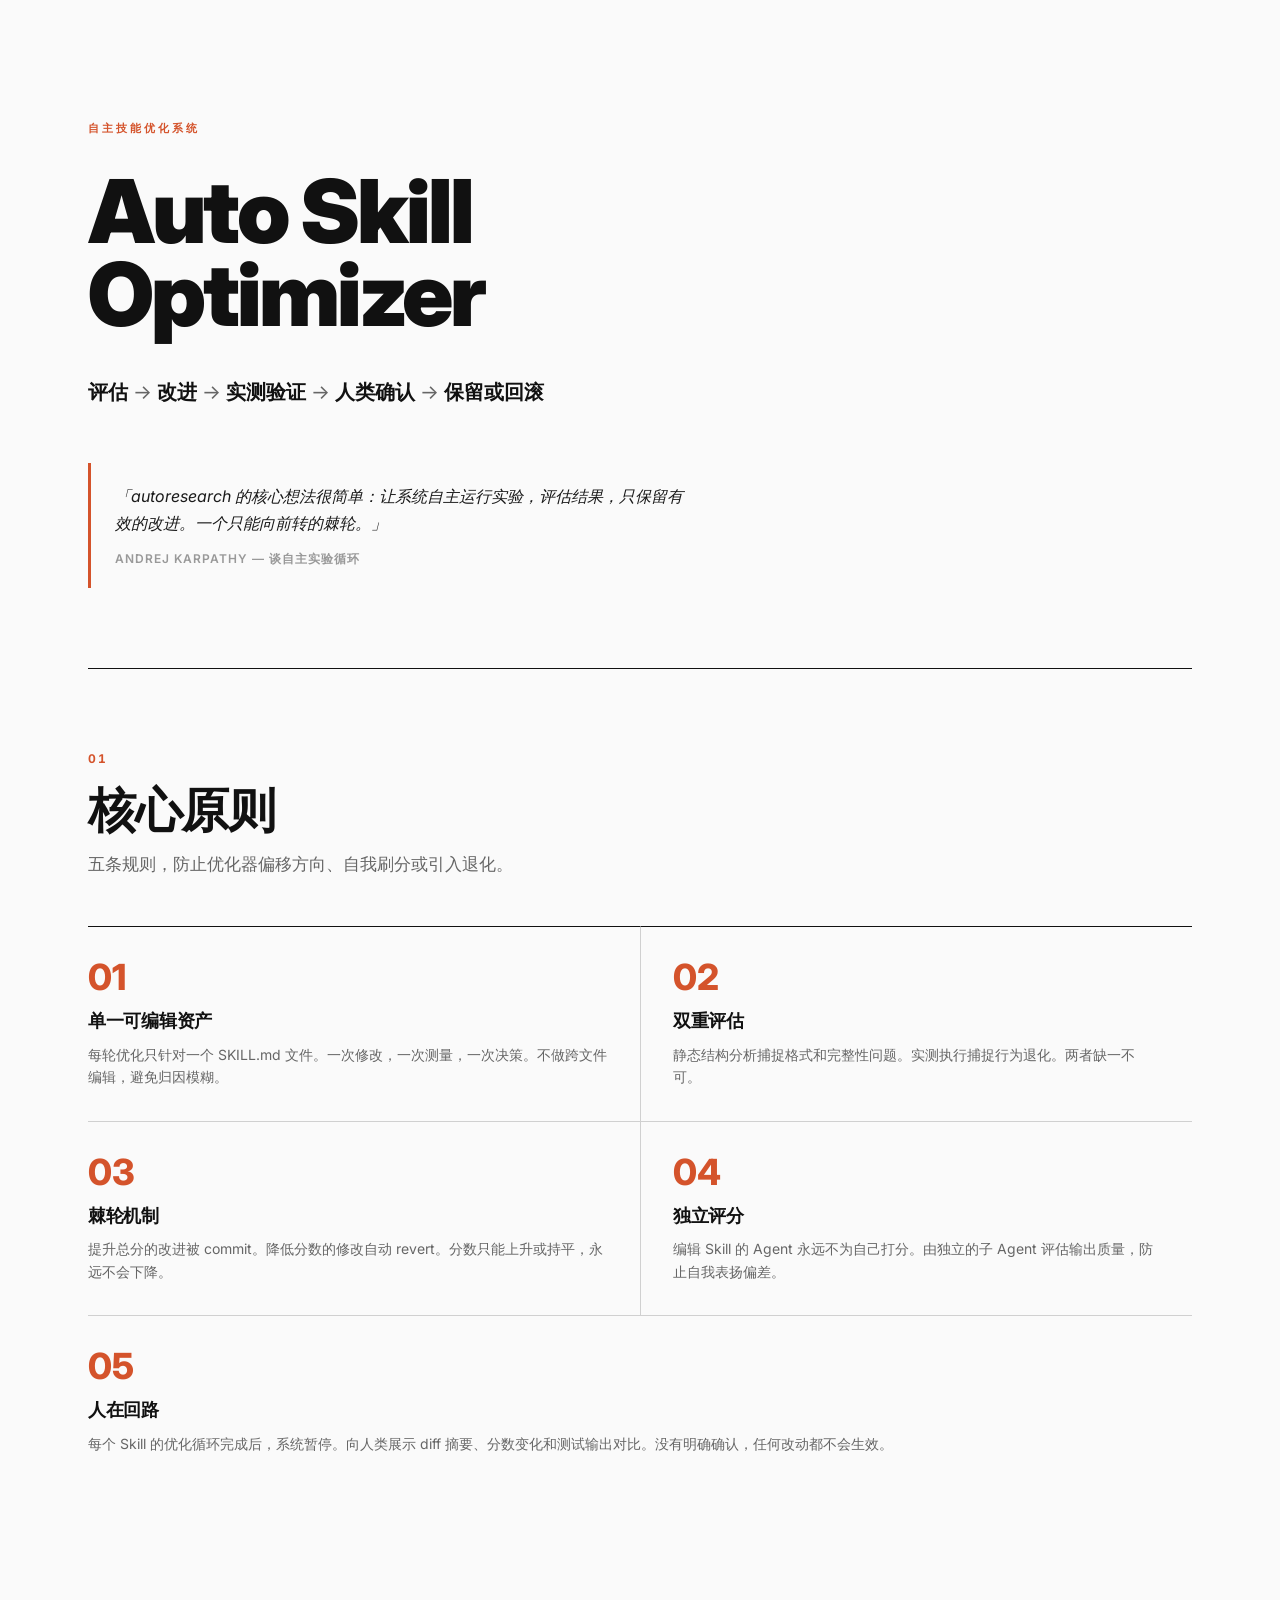
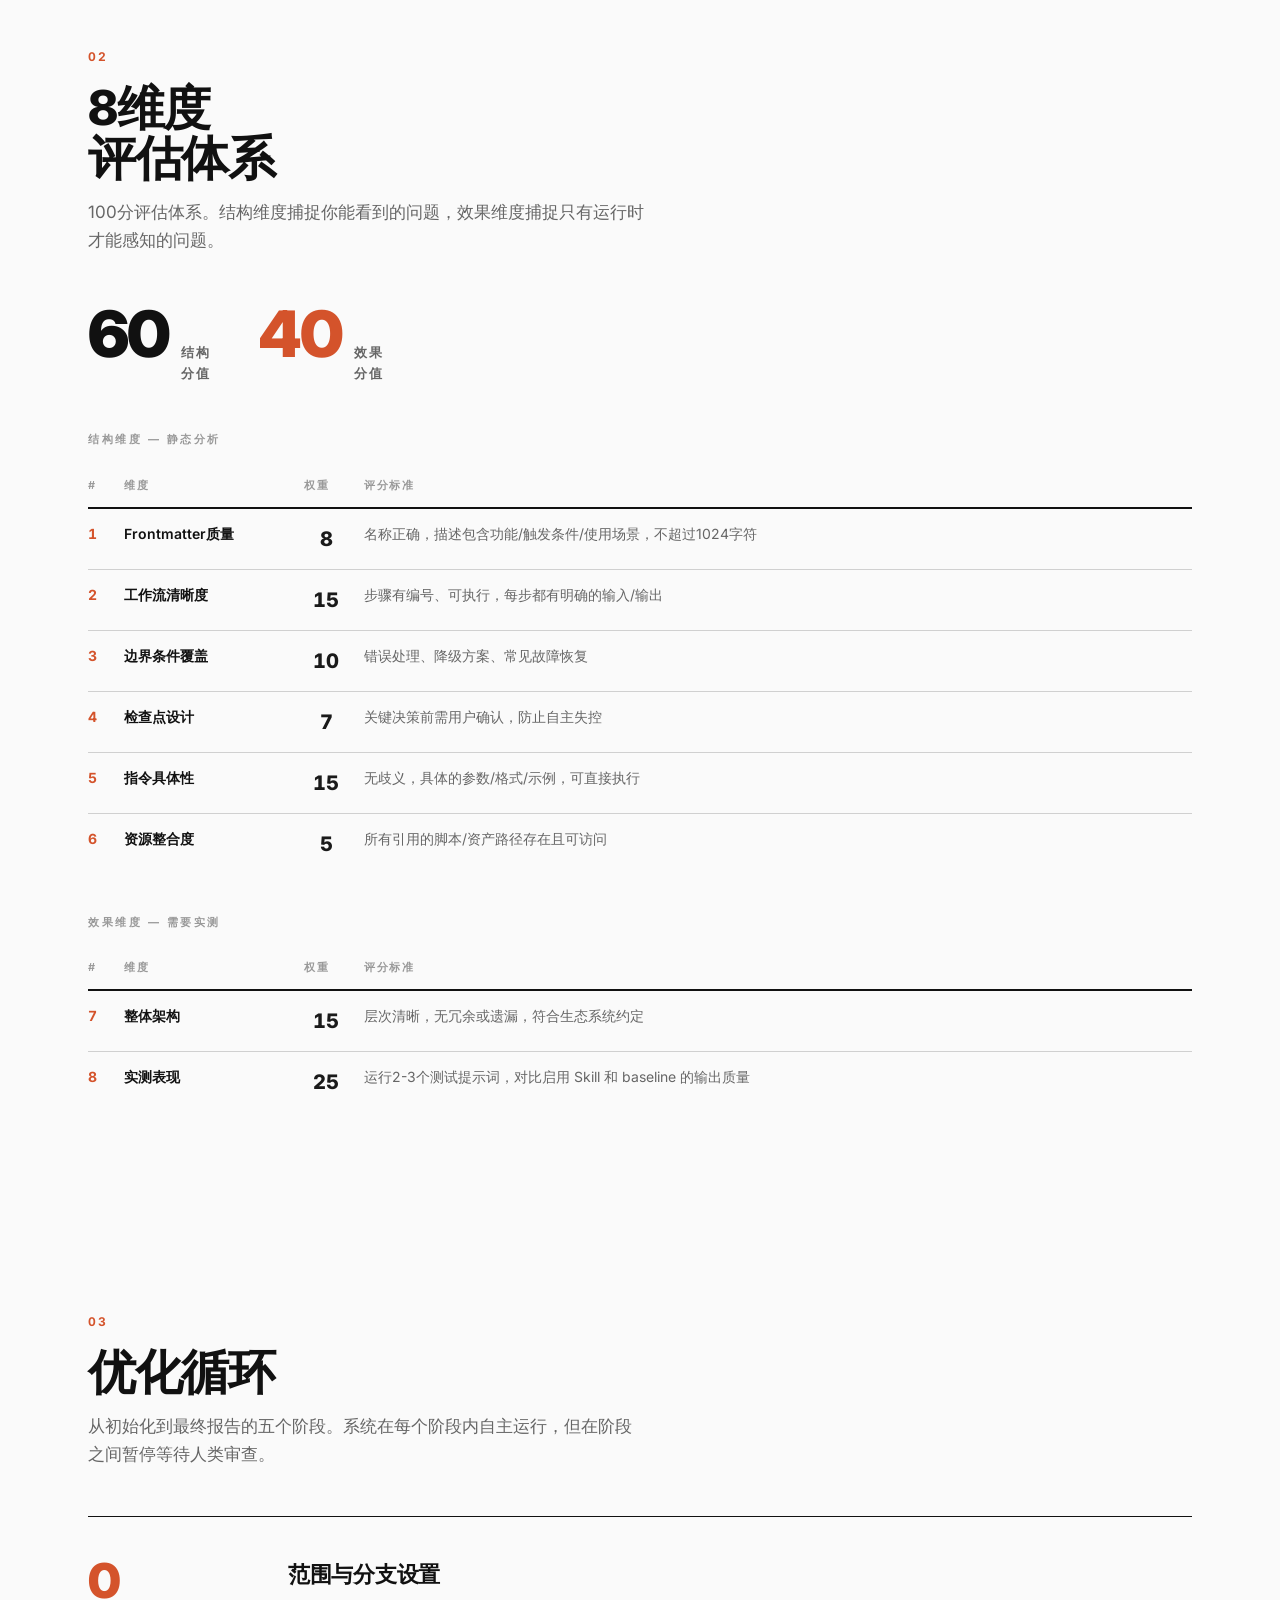
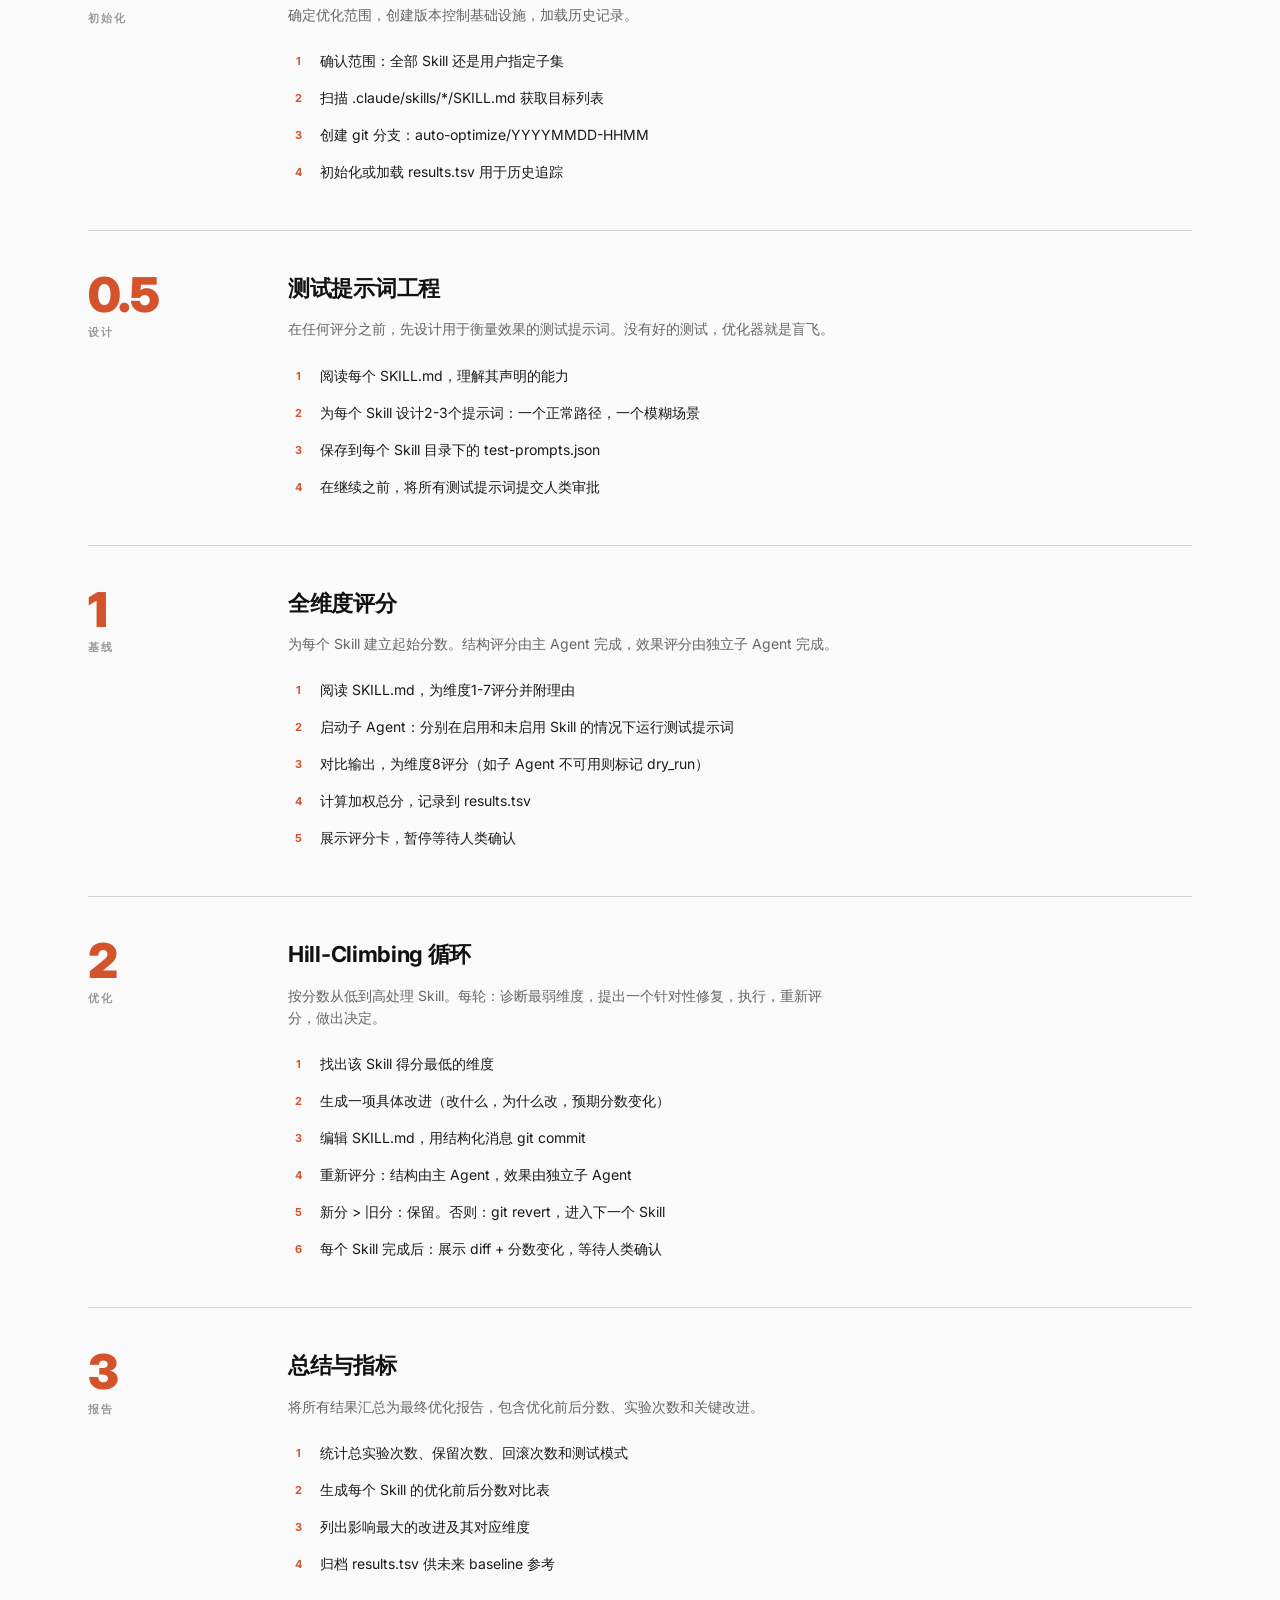
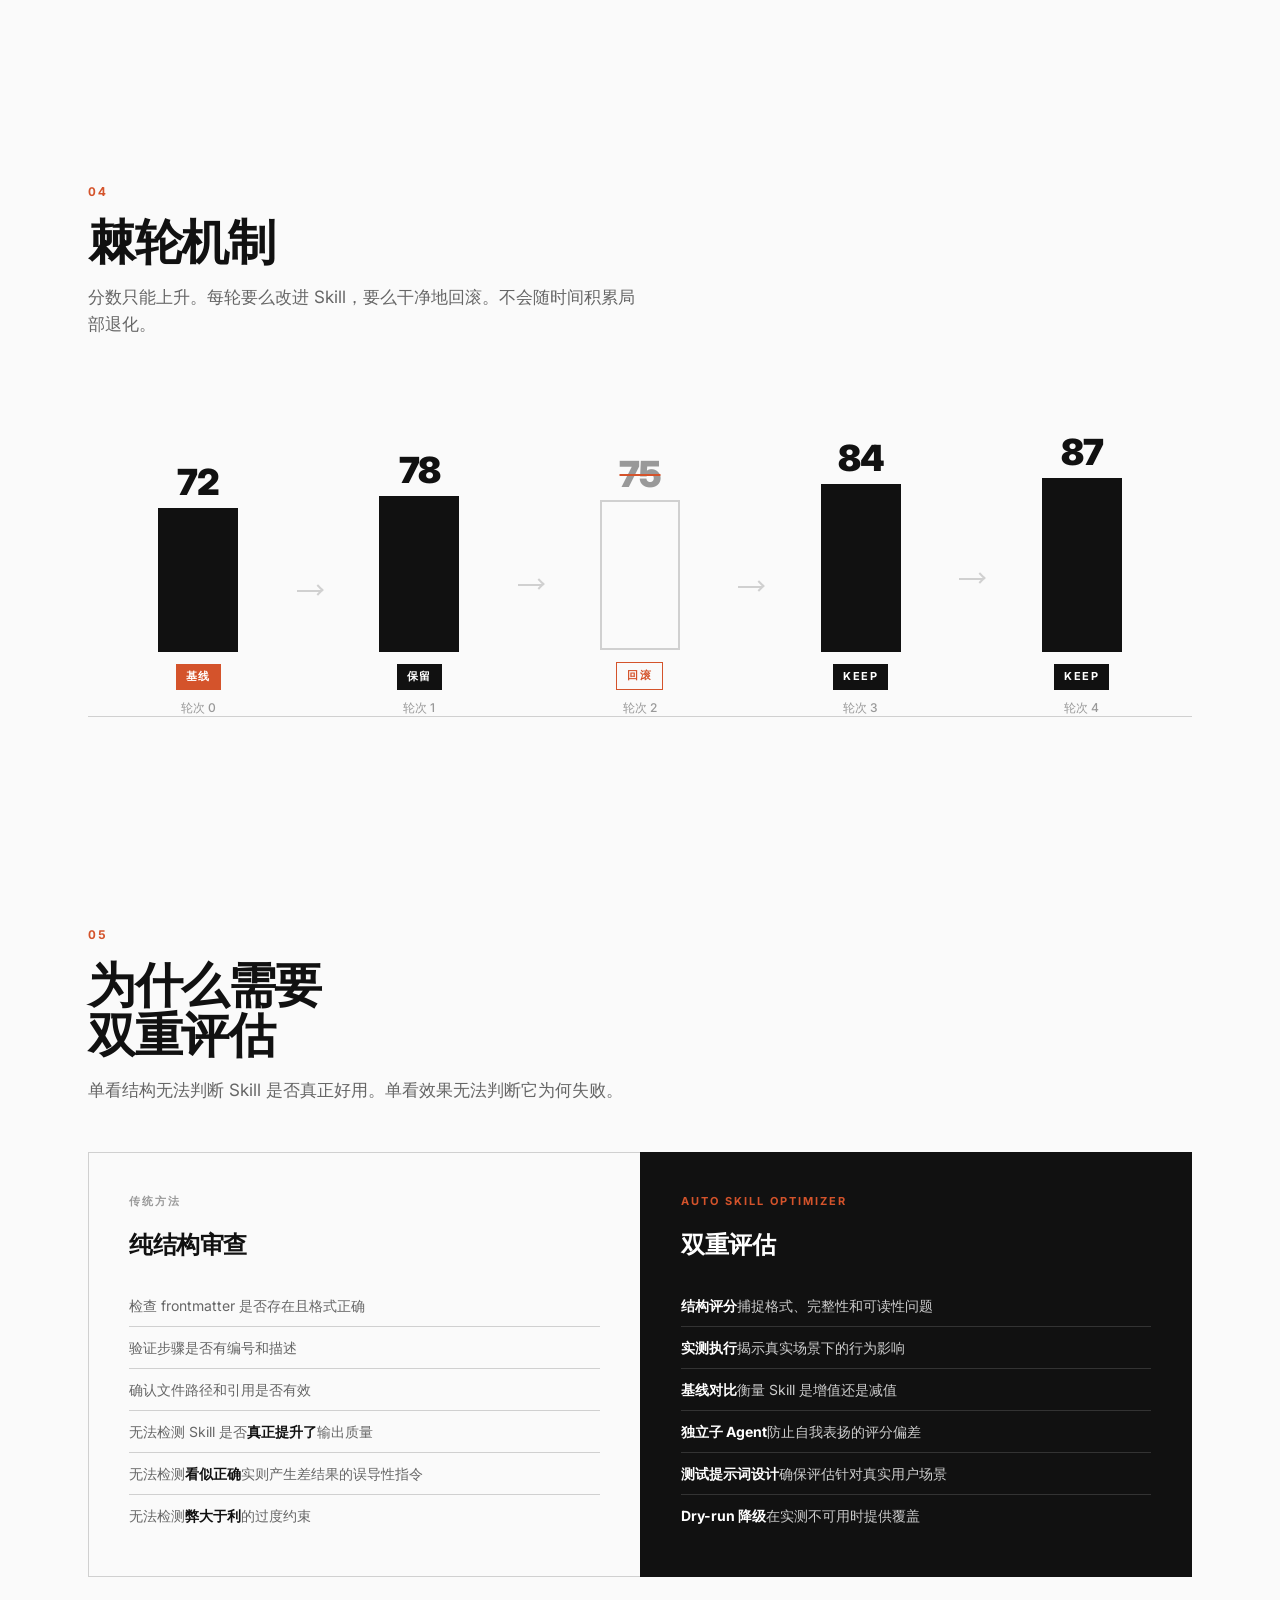
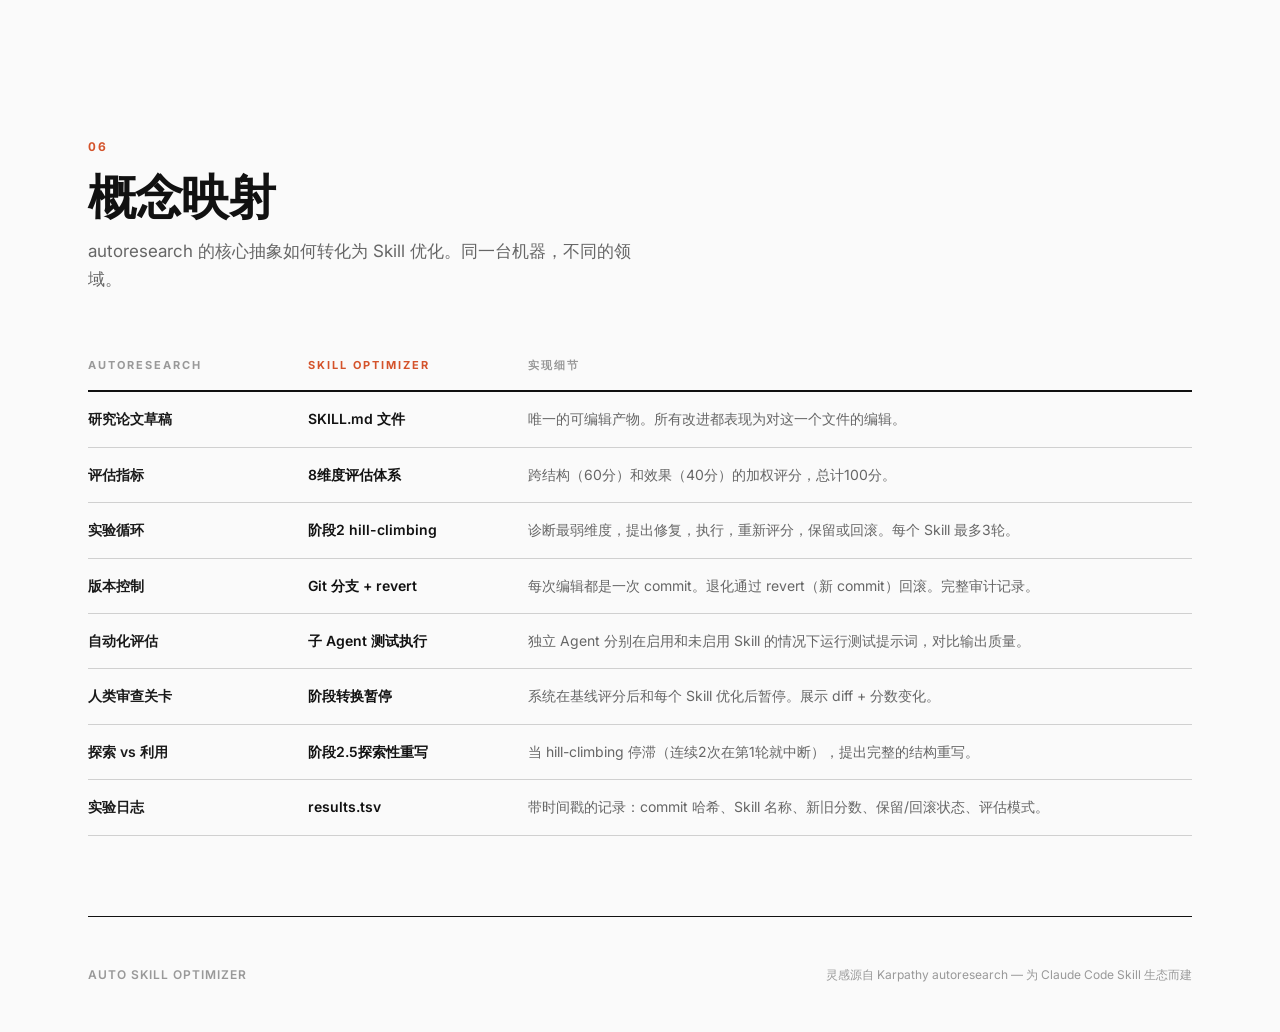
<file: darwin-skill/docs/index.html>
<!DOCTYPE html>
<html lang="zh-CN">
<head>
<meta charset="UTF-8">
<meta name="viewport" content="width=device-width, initial-scale=1.0">
<title>自主技能优化系统</title>
<link href="https://fonts.googleapis.com/css2?family=Inter:wght@300;400;500;600;700;800;900&display=swap" rel="stylesheet">
<style>
  :root {
    --accent: #D4532B;
    --black: #111111;
    --dark: #1a1a1a;
    --mid: #666666;
    --light: #999999;
    --border: #d0d0d0;
    --bg: #fafafa;
    --white: #ffffff;
    --col: calc((100% - 11 * 24px) / 12);
  }

  * { margin: 0; padding: 0; box-sizing: border-box; }

  body {
    font-family: 'Inter', -apple-system, sans-serif;
    background: var(--bg);
    color: var(--black);
    font-size: 15px;
    line-height: 1.6;
    -webkit-font-smoothing: antialiased;
  }

  .container {
    max-width: 1200px;
    margin: 0 auto;
    padding: 0 48px;
  }

  /* ═══════ HERO ═══════ */
  .hero {
    padding: 120px 0 80px;
    border-bottom: 1px solid var(--black);
  }

  .hero-label {
    font-size: 11px;
    font-weight: 600;
    letter-spacing: 3px;
    text-transform: uppercase;
    color: var(--accent);
    margin-bottom: 32px;
  }

  .hero h1 {
    font-size: 88px;
    font-weight: 900;
    line-height: 0.95;
    letter-spacing: -3px;
    margin-bottom: 40px;
    max-width: 900px;
  }

  .hero-subtitle {
    font-size: 20px;
    font-weight: 400;
    color: var(--mid);
    line-height: 1.5;
    max-width: 640px;
    margin-bottom: 56px;
  }

  .hero-subtitle strong {
    color: var(--black);
    font-weight: 600;
  }

  .hero-quote {
    border-left: 3px solid var(--accent);
    padding: 20px 0 20px 24px;
    max-width: 600px;
  }

  .hero-quote p {
    font-size: 16px;
    font-weight: 400;
    font-style: italic;
    color: var(--dark);
    line-height: 1.7;
  }

  .hero-quote cite {
    display: block;
    margin-top: 12px;
    font-size: 12px;
    font-weight: 600;
    letter-spacing: 1px;
    text-transform: uppercase;
    font-style: normal;
    color: var(--light);
  }

  /* ═══════ SECTION HEADERS ═══════ */
  .section {
    padding: 80px 0;
    border-bottom: 1px solid var(--border);
  }

  .section:last-child {
    border-bottom: none;
  }

  .section-num {
    font-size: 12px;
    font-weight: 700;
    letter-spacing: 2px;
    color: var(--accent);
    margin-bottom: 16px;
    font-variant-numeric: tabular-nums;
  }

  .section-title {
    font-size: 48px;
    font-weight: 800;
    line-height: 1.05;
    letter-spacing: -1.5px;
    margin-bottom: 16px;
  }

  .section-lead {
    font-size: 17px;
    color: var(--mid);
    max-width: 560px;
    line-height: 1.6;
    margin-bottom: 48px;
  }

  /* ═══════ PRINCIPLES ═══════ */
  .principles-grid {
    display: grid;
    grid-template-columns: 1fr 1fr;
    gap: 0;
  }

  .principle {
    padding: 32px 32px 32px 0;
    border-top: 1px solid var(--border);
  }

  .principle:nth-child(even) {
    padding-left: 32px;
    border-left: 1px solid var(--border);
  }

  .principle:nth-child(1),
  .principle:nth-child(2) {
    border-top: 1px solid var(--black);
  }

  .principle-num {
    font-size: 36px;
    font-weight: 800;
    color: var(--accent);
    margin-bottom: 12px;
    line-height: 1;
  }

  .principle h3 {
    font-size: 18px;
    font-weight: 700;
    margin-bottom: 8px;
    letter-spacing: -0.3px;
  }

  .principle p {
    font-size: 14px;
    color: var(--mid);
    line-height: 1.6;
  }

  .principle--full {
    grid-column: 1 / -1;
    padding-left: 0;
    border-left: none;
  }

  /* ═══════ RUBRIC ═══════ */
  .rubric-header {
    display: flex;
    gap: 48px;
    margin-bottom: 48px;
  }

  .rubric-stat {
    display: flex;
    align-items: baseline;
    gap: 12px;
  }

  .rubric-stat-num {
    font-size: 64px;
    font-weight: 900;
    line-height: 1;
    letter-spacing: -2px;
  }

  .rubric-stat-num--accent {
    color: var(--accent);
  }

  .rubric-stat-label {
    font-size: 13px;
    font-weight: 600;
    text-transform: uppercase;
    letter-spacing: 1.5px;
    color: var(--mid);
  }

  .rubric-table {
    width: 100%;
    border-collapse: collapse;
    margin-bottom: 40px;
  }

  .rubric-table caption {
    text-align: left;
    font-size: 11px;
    font-weight: 700;
    letter-spacing: 2.5px;
    text-transform: uppercase;
    color: var(--light);
    padding-bottom: 16px;
  }

  .rubric-table th {
    text-align: left;
    font-size: 11px;
    font-weight: 600;
    letter-spacing: 1.5px;
    text-transform: uppercase;
    color: var(--light);
    padding: 12px 16px 12px 0;
    border-bottom: 2px solid var(--black);
  }

  .rubric-table td {
    padding: 14px 16px 14px 0;
    border-bottom: 1px solid var(--border);
    font-size: 14px;
    vertical-align: top;
  }

  .rubric-table tr:last-child td {
    border-bottom: none;
  }

  .rubric-table .dim-num {
    font-weight: 700;
    color: var(--accent);
    font-variant-numeric: tabular-nums;
    width: 36px;
  }

  .rubric-table .dim-name {
    font-weight: 600;
    white-space: nowrap;
  }

  .rubric-table .dim-weight {
    font-weight: 800;
    font-size: 20px;
    font-variant-numeric: tabular-nums;
    text-align: center;
    width: 60px;
    color: var(--dark);
  }

  .rubric-table .dim-desc {
    color: var(--mid);
    line-height: 1.5;
  }

  /* ═══════ PHASES ═══════ */
  .phases {
    display: flex;
    flex-direction: column;
    gap: 0;
  }

  .phase {
    display: grid;
    grid-template-columns: 160px 1fr;
    gap: 40px;
    padding: 40px 0;
    border-top: 1px solid var(--border);
  }

  .phase:first-child {
    border-top: 1px solid var(--black);
  }

  .phase-id {
    font-size: 48px;
    font-weight: 900;
    color: var(--accent);
    line-height: 1;
    letter-spacing: -1px;
  }

  .phase-id span {
    display: block;
    font-size: 11px;
    font-weight: 600;
    letter-spacing: 2px;
    text-transform: uppercase;
    color: var(--light);
    margin-top: 8px;
  }

  .phase-body h3 {
    font-size: 22px;
    font-weight: 700;
    margin-bottom: 12px;
    letter-spacing: -0.3px;
  }

  .phase-body p {
    font-size: 14px;
    color: var(--mid);
    line-height: 1.6;
    margin-bottom: 16px;
    max-width: 560px;
  }

  .phase-steps {
    list-style: none;
    counter-reset: step;
  }

  .phase-steps li {
    counter-increment: step;
    padding: 8px 0 8px 32px;
    position: relative;
    font-size: 14px;
    line-height: 1.5;
    color: var(--dark);
  }

  .phase-steps li::before {
    content: counter(step);
    position: absolute;
    left: 0;
    font-size: 11px;
    font-weight: 700;
    color: var(--accent);
    width: 20px;
    height: 20px;
    display: flex;
    align-items: center;
    justify-content: center;
    top: 9px;
  }

  /* ═══════ RATCHET ═══════ */
  .ratchet-viz {
    display: flex;
    align-items: flex-end;
    gap: 0;
    padding: 48px 0;
    position: relative;
  }

  .ratchet-viz::before {
    content: '';
    position: absolute;
    bottom: 48px;
    left: 0;
    right: 0;
    height: 1px;
    background: var(--border);
  }

  .ratchet-step {
    flex: 1;
    display: flex;
    flex-direction: column;
    align-items: center;
    position: relative;
  }

  .ratchet-bar {
    width: 80px;
    background: var(--black);
    position: relative;
    z-index: 1;
  }

  .ratchet-bar--revert {
    background: none;
    border: 2px solid var(--border);
  }

  .ratchet-score {
    font-size: 36px;
    font-weight: 900;
    margin-bottom: 8px;
    letter-spacing: -1px;
    line-height: 1;
  }

  .ratchet-score--revert {
    color: var(--light);
    text-decoration: line-through;
    text-decoration-color: var(--accent);
    text-decoration-thickness: 2px;
  }

  .ratchet-label {
    font-size: 11px;
    font-weight: 700;
    letter-spacing: 1.5px;
    text-transform: uppercase;
    margin-top: 12px;
    padding: 4px 10px;
  }

  .ratchet-label--keep {
    background: var(--black);
    color: var(--white);
  }

  .ratchet-label--revert {
    background: none;
    border: 1px solid var(--accent);
    color: var(--accent);
  }

  .ratchet-label--baseline {
    background: var(--accent);
    color: var(--white);
  }

  .ratchet-arrow {
    position: absolute;
    top: 50%;
    right: -12px;
    width: 24px;
    height: 2px;
    background: var(--border);
    z-index: 2;
  }

  .ratchet-arrow::after {
    content: '';
    position: absolute;
    right: -1px;
    top: -4px;
    border: solid var(--border);
    border-width: 0 2px 2px 0;
    padding: 3px;
    transform: rotate(-45deg);
  }

  .ratchet-round {
    font-size: 12px;
    color: var(--light);
    margin-top: 8px;
    font-weight: 500;
  }

  /* ═══════ COMPARISON ═══════ */
  .comparison {
    display: grid;
    grid-template-columns: 1fr 1fr;
    gap: 0;
  }

  .comparison-col {
    padding: 40px;
    border: 1px solid var(--border);
  }

  .comparison-col:first-child {
    border-right: none;
  }

  .comparison-col--highlight {
    background: var(--black);
    color: var(--white);
    border-color: var(--black);
  }

  .comparison-tag {
    font-size: 11px;
    font-weight: 700;
    letter-spacing: 2px;
    text-transform: uppercase;
    margin-bottom: 16px;
  }

  .comparison-col:first-child .comparison-tag {
    color: var(--light);
  }

  .comparison-col--highlight .comparison-tag {
    color: var(--accent);
  }

  .comparison-col h3 {
    font-size: 24px;
    font-weight: 800;
    margin-bottom: 20px;
    letter-spacing: -0.5px;
  }

  .comparison-list {
    list-style: none;
  }

  .comparison-list li {
    padding: 10px 0;
    font-size: 14px;
    line-height: 1.5;
    border-bottom: 1px solid;
  }

  .comparison-col:first-child .comparison-list li {
    border-color: var(--border);
    color: var(--mid);
  }

  .comparison-col--highlight .comparison-list li {
    border-color: #333;
    color: #ccc;
  }

  .comparison-list li:last-child {
    border-bottom: none;
  }

  .comparison-list li strong {
    color: var(--black);
  }

  .comparison-col--highlight .comparison-list li strong {
    color: var(--white);
  }

  .check-icon {
    display: inline-block;
    width: 16px;
    height: 16px;
    margin-right: 8px;
    vertical-align: middle;
    position: relative;
    top: -1px;
  }

  /* ═══════ MAPPING TABLE ═══════ */
  .mapping-table {
    width: 100%;
    border-collapse: collapse;
  }

  .mapping-table th {
    text-align: left;
    font-size: 11px;
    font-weight: 700;
    letter-spacing: 2px;
    text-transform: uppercase;
    padding: 16px 24px 16px 0;
    border-bottom: 2px solid var(--black);
  }

  .mapping-table th:first-child {
    color: var(--light);
  }

  .mapping-table th:nth-child(2) {
    color: var(--accent);
  }

  .mapping-table th:last-child {
    color: var(--light);
  }

  .mapping-table td {
    padding: 16px 24px 16px 0;
    border-bottom: 1px solid var(--border);
    font-size: 14px;
    vertical-align: top;
  }

  .mapping-table td:first-child {
    font-weight: 600;
    color: var(--dark);
    white-space: nowrap;
  }

  .mapping-table td:nth-child(2) {
    font-weight: 600;
    color: var(--black);
  }

  .mapping-table td:last-child {
    color: var(--mid);
    line-height: 1.5;
  }

  .mapping-arrow {
    display: inline-block;
    color: var(--accent);
    font-weight: 400;
    margin: 0 4px;
  }

  /* ═══════ FOOTER ═══════ */
  .footer {
    padding: 48px 0;
    border-top: 1px solid var(--black);
    display: flex;
    justify-content: space-between;
    align-items: center;
  }

  .footer-left {
    font-size: 12px;
    font-weight: 600;
    letter-spacing: 1px;
    text-transform: uppercase;
    color: var(--light);
  }

  .footer-right {
    font-size: 12px;
    color: var(--light);
  }

  /* ═══════ RESPONSIVE ═══════ */
  @media (max-width: 768px) {
    .container { padding: 0 24px; }
    .hero { padding: 64px 0 48px; }
    .hero h1 { font-size: 48px; letter-spacing: -1.5px; }
    .hero-subtitle { font-size: 17px; }
    .section { padding: 48px 0; }
    .section-title { font-size: 32px; }
    .principles-grid { grid-template-columns: 1fr; }
    .principle:nth-child(even) { padding-left: 0; border-left: none; }
    .principle:nth-child(2) { border-top: 1px solid var(--border); }
    .phase { grid-template-columns: 1fr; gap: 16px; }
    .comparison { grid-template-columns: 1fr; }
    .comparison-col:first-child { border-right: 1px solid var(--border); border-bottom: none; }
    .ratchet-viz { flex-wrap: wrap; gap: 24px; }
    .ratchet-step { flex: none; width: calc(33% - 16px); }
    .rubric-stat-num { font-size: 48px; }
    .mapping-table td:first-child { white-space: normal; }
  }
</style>
</head>
<body>

<!-- ═══════════════════════════ HERO ═══════════════════════════ -->
<div class="container">
  <section class="hero">
    <div class="hero-label">自主技能优化系统</div>
    <h1>Auto Skill<br>Optimizer</h1>
    <p class="hero-subtitle">
      <strong>评估</strong> &rarr; <strong>改进</strong> &rarr; <strong>实测验证</strong> &rarr; <strong>人类确认</strong> &rarr; <strong>保留或回滚</strong>
    </p>
    <div class="hero-quote">
      <p>「autoresearch 的核心想法很简单：让系统自主运行实验，评估结果，只保留有效的改进。一个只能向前转的棘轮。」</p>
      <cite>Andrej Karpathy &mdash; 谈自主实验循环</cite>
    </div>
  </section>
</div>

<!-- ═══════════════════════════ 01 PRINCIPLES ═══════════════════════════ -->
<div class="container">
  <section class="section">
    <div class="section-num">01</div>
    <h2 class="section-title">核心原则</h2>
    <p class="section-lead">五条规则，防止优化器偏移方向、自我刷分或引入退化。</p>

    <div class="principles-grid">
      <div class="principle">
        <div class="principle-num">01</div>
        <h3>单一可编辑资产</h3>
        <p>每轮优化只针对一个 SKILL.md 文件。一次修改，一次测量，一次决策。不做跨文件编辑，避免归因模糊。</p>
      </div>
      <div class="principle">
        <div class="principle-num">02</div>
        <h3>双重评估</h3>
        <p>静态结构分析捕捉格式和完整性问题。实测执行捕捉行为退化。两者缺一不可。</p>
      </div>
      <div class="principle">
        <div class="principle-num">03</div>
        <h3>棘轮机制</h3>
        <p>提升总分的改进被 commit。降低分数的修改自动 revert。分数只能上升或持平，永远不会下降。</p>
      </div>
      <div class="principle">
        <div class="principle-num">04</div>
        <h3>独立评分</h3>
        <p>编辑 Skill 的 Agent 永远不为自己打分。由独立的子 Agent 评估输出质量，防止自我表扬偏差。</p>
      </div>
      <div class="principle principle--full">
        <div class="principle-num">05</div>
        <h3>人在回路</h3>
        <p>每个 Skill 的优化循环完成后，系统暂停。向人类展示 diff 摘要、分数变化和测试输出对比。没有明确确认，任何改动都不会生效。</p>
      </div>
    </div>
  </section>
</div>

<!-- ═══════════════════════════ 02 RUBRIC ═══════════════════════════ -->
<div class="container">
  <section class="section">
    <div class="section-num">02</div>
    <h2 class="section-title">8维度<br>评估体系</h2>
    <p class="section-lead">100分评估体系。结构维度捕捉你能看到的问题，效果维度捕捉只有运行时才能感知的问题。</p>

    <div class="rubric-header">
      <div class="rubric-stat">
        <div class="rubric-stat-num">60</div>
        <div class="rubric-stat-label">结构<br>分值</div>
      </div>
      <div class="rubric-stat">
        <div class="rubric-stat-num rubric-stat-num--accent">40</div>
        <div class="rubric-stat-label">效果<br>分值</div>
      </div>
    </div>

    <table class="rubric-table">
      <caption>结构维度 &mdash; 静态分析</caption>
      <thead>
        <tr>
          <th style="width:36px">#</th>
          <th style="width:180px">维度</th>
          <th style="width:60px">权重</th>
          <th>评分标准</th>
        </tr>
      </thead>
      <tbody>
        <tr>
          <td class="dim-num">1</td>
          <td class="dim-name">Frontmatter质量</td>
          <td class="dim-weight">8</td>
          <td class="dim-desc">名称正确，描述包含功能/触发条件/使用场景，不超过1024字符</td>
        </tr>
        <tr>
          <td class="dim-num">2</td>
          <td class="dim-name">工作流清晰度</td>
          <td class="dim-weight">15</td>
          <td class="dim-desc">步骤有编号、可执行，每步都有明确的输入/输出</td>
        </tr>
        <tr>
          <td class="dim-num">3</td>
          <td class="dim-name">边界条件覆盖</td>
          <td class="dim-weight">10</td>
          <td class="dim-desc">错误处理、降级方案、常见故障恢复</td>
        </tr>
        <tr>
          <td class="dim-num">4</td>
          <td class="dim-name">检查点设计</td>
          <td class="dim-weight">7</td>
          <td class="dim-desc">关键决策前需用户确认，防止自主失控</td>
        </tr>
        <tr>
          <td class="dim-num">5</td>
          <td class="dim-name">指令具体性</td>
          <td class="dim-weight">15</td>
          <td class="dim-desc">无歧义，具体的参数/格式/示例，可直接执行</td>
        </tr>
        <tr>
          <td class="dim-num">6</td>
          <td class="dim-name">资源整合度</td>
          <td class="dim-weight">5</td>
          <td class="dim-desc">所有引用的脚本/资产路径存在且可访问</td>
        </tr>
      </tbody>
    </table>

    <table class="rubric-table">
      <caption>效果维度 &mdash; 需要实测</caption>
      <thead>
        <tr>
          <th style="width:36px">#</th>
          <th style="width:180px">维度</th>
          <th style="width:60px">权重</th>
          <th>评分标准</th>
        </tr>
      </thead>
      <tbody>
        <tr>
          <td class="dim-num">7</td>
          <td class="dim-name">整体架构</td>
          <td class="dim-weight">15</td>
          <td class="dim-desc">层次清晰，无冗余或遗漏，符合生态系统约定</td>
        </tr>
        <tr>
          <td class="dim-num">8</td>
          <td class="dim-name">实测表现</td>
          <td class="dim-weight">25</td>
          <td class="dim-desc">运行2-3个测试提示词，对比启用 Skill 和 baseline 的输出质量</td>
        </tr>
      </tbody>
    </table>
  </section>
</div>

<!-- ═══════════════════════════ 03 PHASES ═══════════════════════════ -->
<div class="container">
  <section class="section">
    <div class="section-num">03</div>
    <h2 class="section-title">优化循环</h2>
    <p class="section-lead">从初始化到最终报告的五个阶段。系统在每个阶段内自主运行，但在阶段之间暂停等待人类审查。</p>

    <div class="phases">
      <div class="phase">
        <div class="phase-id">
          0
          <span>初始化</span>
        </div>
        <div class="phase-body">
          <h3>范围与分支设置</h3>
          <p>确定优化范围，创建版本控制基础设施，加载历史记录。</p>
          <ol class="phase-steps">
            <li>确认范围：全部 Skill 还是用户指定子集</li>
            <li>扫描 .claude/skills/*/SKILL.md 获取目标列表</li>
            <li>创建 git 分支：auto-optimize/YYYYMMDD-HHMM</li>
            <li>初始化或加载 results.tsv 用于历史追踪</li>
          </ol>
        </div>
      </div>

      <div class="phase">
        <div class="phase-id">
          0.5
          <span>设计</span>
        </div>
        <div class="phase-body">
          <h3>测试提示词工程</h3>
          <p>在任何评分之前，先设计用于衡量效果的测试提示词。没有好的测试，优化器就是盲飞。</p>
          <ol class="phase-steps">
            <li>阅读每个 SKILL.md，理解其声明的能力</li>
            <li>为每个 Skill 设计2-3个提示词：一个正常路径，一个模糊场景</li>
            <li>保存到每个 Skill 目录下的 test-prompts.json</li>
            <li>在继续之前，将所有测试提示词提交人类审批</li>
          </ol>
        </div>
      </div>

      <div class="phase">
        <div class="phase-id">
          1
          <span>基线</span>
        </div>
        <div class="phase-body">
          <h3>全维度评分</h3>
          <p>为每个 Skill 建立起始分数。结构评分由主 Agent 完成，效果评分由独立子 Agent 完成。</p>
          <ol class="phase-steps">
            <li>阅读 SKILL.md，为维度1-7评分并附理由</li>
            <li>启动子 Agent：分别在启用和未启用 Skill 的情况下运行测试提示词</li>
            <li>对比输出，为维度8评分（如子 Agent 不可用则标记 dry_run）</li>
            <li>计算加权总分，记录到 results.tsv</li>
            <li>展示评分卡，暂停等待人类确认</li>
          </ol>
        </div>
      </div>

      <div class="phase">
        <div class="phase-id">
          2
          <span>优化</span>
        </div>
        <div class="phase-body">
          <h3>Hill-Climbing 循环</h3>
          <p>按分数从低到高处理 Skill。每轮：诊断最弱维度，提出一个针对性修复，执行，重新评分，做出决定。</p>
          <ol class="phase-steps">
            <li>找出该 Skill 得分最低的维度</li>
            <li>生成一项具体改进（改什么，为什么改，预期分数变化）</li>
            <li>编辑 SKILL.md，用结构化消息 git commit</li>
            <li>重新评分：结构由主 Agent，效果由独立子 Agent</li>
            <li>新分 > 旧分：保留。否则：git revert，进入下一个 Skill</li>
            <li>每个 Skill 完成后：展示 diff + 分数变化，等待人类确认</li>
          </ol>
        </div>
      </div>

      <div class="phase">
        <div class="phase-id">
          3
          <span>报告</span>
        </div>
        <div class="phase-body">
          <h3>总结与指标</h3>
          <p>将所有结果汇总为最终优化报告，包含优化前后分数、实验次数和关键改进。</p>
          <ol class="phase-steps">
            <li>统计总实验次数、保留次数、回滚次数和测试模式</li>
            <li>生成每个 Skill 的优化前后分数对比表</li>
            <li>列出影响最大的改进及其对应维度</li>
            <li>归档 results.tsv 供未来 baseline 参考</li>
          </ol>
        </div>
      </div>
    </div>
  </section>
</div>

<!-- ═══════════════════════════ 04 RATCHET ═══════════════════════════ -->
<div class="container">
  <section class="section">
    <div class="section-num">04</div>
    <h2 class="section-title">棘轮机制</h2>
    <p class="section-lead">分数只能上升。每轮要么改进 Skill，要么干净地回滚。不会随时间积累局部退化。</p>

    <div class="ratchet-viz">
      <div class="ratchet-step">
        <div class="ratchet-score">72</div>
        <div style="height:144px" class="ratchet-bar"></div>
        <div class="ratchet-label ratchet-label--baseline">基线</div>
        <div class="ratchet-round">轮次 0</div>
        <div class="ratchet-arrow"></div>
      </div>
      <div class="ratchet-step">
        <div class="ratchet-score">78</div>
        <div style="height:156px" class="ratchet-bar"></div>
        <div class="ratchet-label ratchet-label--keep">保留</div>
        <div class="ratchet-round">轮次 1</div>
        <div class="ratchet-arrow"></div>
      </div>
      <div class="ratchet-step">
        <div class="ratchet-score ratchet-score--revert">75</div>
        <div style="height:150px" class="ratchet-bar ratchet-bar--revert"></div>
        <div class="ratchet-label ratchet-label--revert">回滚</div>
        <div class="ratchet-round">轮次 2</div>
        <div class="ratchet-arrow"></div>
      </div>
      <div class="ratchet-step">
        <div class="ratchet-score">84</div>
        <div style="height:168px" class="ratchet-bar"></div>
        <div class="ratchet-label ratchet-label--keep">Keep</div>
        <div class="ratchet-round">轮次 3</div>
        <div class="ratchet-arrow"></div>
      </div>
      <div class="ratchet-step">
        <div class="ratchet-score">87</div>
        <div style="height:174px" class="ratchet-bar"></div>
        <div class="ratchet-label ratchet-label--keep">Keep</div>
        <div class="ratchet-round">轮次 4</div>
      </div>
    </div>
  </section>
</div>

<!-- ═══════════════════════════ 05 COMPARISON ═══════════════════════════ -->
<div class="container">
  <section class="section">
    <div class="section-num">05</div>
    <h2 class="section-title">为什么需要<br>双重评估</h2>
    <p class="section-lead">单看结构无法判断 Skill 是否真正好用。单看效果无法判断它为何失败。</p>

    <div class="comparison">
      <div class="comparison-col">
        <div class="comparison-tag">传统方法</div>
        <h3>纯结构审查</h3>
        <ul class="comparison-list">
          <li>检查 frontmatter 是否存在且格式正确</li>
          <li>验证步骤是否有编号和描述</li>
          <li>确认文件路径和引用是否有效</li>
          <li>无法检测 Skill 是否<strong>真正提升了</strong>输出质量</li>
          <li>无法检测<strong>看似正确</strong>实则产生差结果的误导性指令</li>
          <li>无法检测<strong>弊大于利</strong>的过度约束</li>
        </ul>
      </div>
      <div class="comparison-col comparison-col--highlight">
        <div class="comparison-tag">Auto Skill Optimizer</div>
        <h3>双重评估</h3>
        <ul class="comparison-list">
          <li><strong>结构评分</strong>捕捉格式、完整性和可读性问题</li>
          <li><strong>实测执行</strong>揭示真实场景下的行为影响</li>
          <li><strong>基线对比</strong>衡量 Skill 是增值还是减值</li>
          <li><strong>独立子 Agent</strong>防止自我表扬的评分偏差</li>
          <li><strong>测试提示词设计</strong>确保评估针对真实用户场景</li>
          <li><strong>Dry-run 降级</strong>在实测不可用时提供覆盖</li>
        </ul>
      </div>
    </div>
  </section>
</div>

<!-- ═══════════════════════════ 06 MAPPING ═══════════════════════════ -->
<div class="container">
  <section class="section">
    <div class="section-num">06</div>
    <h2 class="section-title">概念映射</h2>
    <p class="section-lead">autoresearch 的核心抽象如何转化为 Skill 优化。同一台机器，不同的领域。</p>

    <table class="mapping-table">
      <thead>
        <tr>
          <th style="width:220px">Autoresearch</th>
          <th style="width:220px">Skill Optimizer</th>
          <th>实现细节</th>
        </tr>
      </thead>
      <tbody>
        <tr>
          <td>研究论文草稿</td>
          <td>SKILL.md 文件</td>
          <td>唯一的可编辑产物。所有改进都表现为对这一个文件的编辑。</td>
        </tr>
        <tr>
          <td>评估指标</td>
          <td>8维度评估体系</td>
          <td>跨结构（60分）和效果（40分）的加权评分，总计100分。</td>
        </tr>
        <tr>
          <td>实验循环</td>
          <td>阶段2 hill-climbing</td>
          <td>诊断最弱维度，提出修复，执行，重新评分，保留或回滚。每个 Skill 最多3轮。</td>
        </tr>
        <tr>
          <td>版本控制</td>
          <td>Git 分支 + revert</td>
          <td>每次编辑都是一次 commit。退化通过 revert（新 commit）回滚。完整审计记录。</td>
        </tr>
        <tr>
          <td>自动化评估</td>
          <td>子 Agent 测试执行</td>
          <td>独立 Agent 分别在启用和未启用 Skill 的情况下运行测试提示词，对比输出质量。</td>
        </tr>
        <tr>
          <td>人类审查关卡</td>
          <td>阶段转换暂停</td>
          <td>系统在基线评分后和每个 Skill 优化后暂停。展示 diff + 分数变化。</td>
        </tr>
        <tr>
          <td>探索 vs 利用</td>
          <td>阶段2.5探索性重写</td>
          <td>当 hill-climbing 停滞（连续2次在第1轮就中断），提出完整的结构重写。</td>
        </tr>
        <tr>
          <td>实验日志</td>
          <td>results.tsv</td>
          <td>带时间戳的记录：commit 哈希、Skill 名称、新旧分数、保留/回滚状态、评估模式。</td>
        </tr>
      </tbody>
    </table>
  </section>
</div>

<!-- ═══════════════════════════ FOOTER ═══════════════════════════ -->
<div class="container">
  <footer class="footer">
    <div class="footer-left">Auto Skill Optimizer</div>
    <div class="footer-right">灵感源自 Karpathy autoresearch &mdash; 为 Claude Code Skill 生态而建</div>
  </footer>
</div>

</body>
</html>
</file>
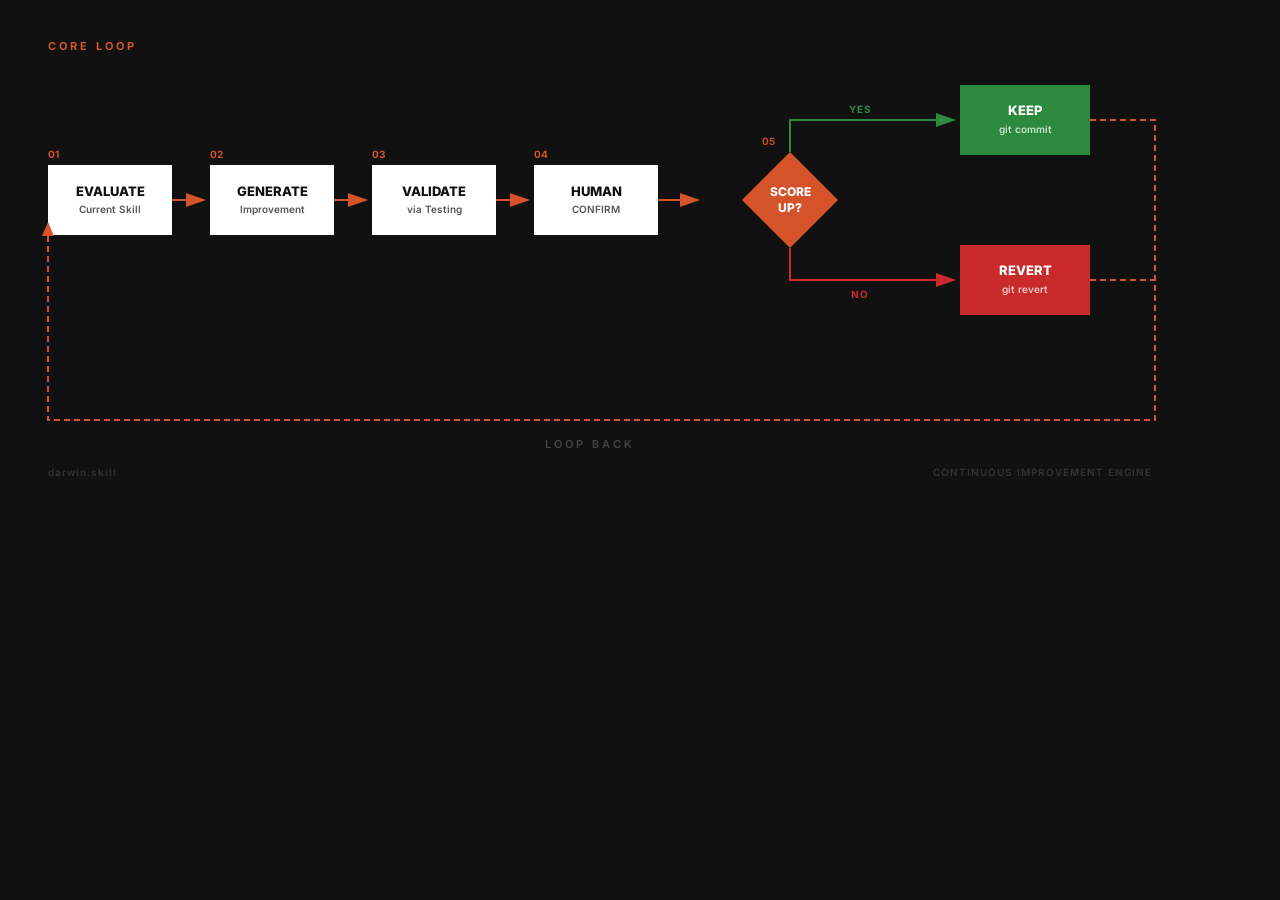
<file: darwin-skill/assets/chart-loop-en.html>
<!DOCTYPE html>
<html lang="en">
<head>
<meta charset="UTF-8">
<title>darwin.skill - Core Loop</title>
<link rel="preconnect" href="https://fonts.googleapis.com">
<link rel="preconnect" href="https://fonts.gstatic.com" crossorigin>
<link href="https://fonts.googleapis.com/css2?family=Inter:wght@400;600;700;800;900&display=swap" rel="stylesheet">
<style>
  * { margin: 0; padding: 0; box-sizing: border-box; }
  html, body {
    width: 1200px;
    height: 500px;
    background: #111111;
    overflow: hidden;
    font-family: 'Inter', sans-serif;
  }
</style>
</head>
<body>
<svg width="1200" height="500" xmlns="http://www.w3.org/2000/svg">
  <defs>
    <!-- Arrow markers -->
    <marker id="arr-orange" markerWidth="10" markerHeight="7" refX="9" refY="3.5" orient="auto">
      <polygon points="0 0, 10 3.5, 0 7" fill="#D4532B"/>
    </marker>
    <marker id="arr-green" markerWidth="10" markerHeight="7" refX="9" refY="3.5" orient="auto">
      <polygon points="0 0, 10 3.5, 0 7" fill="#2B8A3E"/>
    </marker>
    <marker id="arr-red" markerWidth="10" markerHeight="7" refX="9" refY="3.5" orient="auto">
      <polygon points="0 0, 10 3.5, 0 7" fill="#C92A2A"/>
    </marker>
    <marker id="arr-orange-up" markerWidth="10" markerHeight="7" refX="9" refY="3.5" orient="auto">
      <polygon points="0 0, 10 3.5, 0 7" fill="#D4532B"/>
    </marker>
  </defs>

  <!-- Background -->
  <rect width="1200" height="500" fill="#111111"/>

  <!-- CORE LOOP label -->
  <text x="48" y="50" fill="#D4532B" font-family="Inter, sans-serif" font-size="11" font-weight="700" letter-spacing="3">CORE LOOP</text>

  <!-- B1: EVALUATE -->
  <rect x="48" y="165" width="124" height="70" fill="#FFFFFF"/>
  <text x="110" y="196" fill="#111111" font-family="Inter, sans-serif" font-size="13" font-weight="800" text-anchor="middle">EVALUATE</text>
  <text x="110" y="213" fill="#555555" font-family="Inter, sans-serif" font-size="10" font-weight="600" text-anchor="middle">Current Skill</text>

  <!-- Arrow B1→B2 -->
  <line x1="172" y1="200" x2="204" y2="200" stroke="#D4532B" stroke-width="2" marker-end="url(#arr-orange)"/>

  <!-- B2: IMPROVE -->
  <rect x="210" y="165" width="124" height="70" fill="#FFFFFF"/>
  <text x="272" y="196" fill="#111111" font-family="Inter, sans-serif" font-size="13" font-weight="800" text-anchor="middle">GENERATE</text>
  <text x="272" y="213" fill="#555555" font-family="Inter, sans-serif" font-size="10" font-weight="600" text-anchor="middle">Improvement</text>

  <!-- Arrow B2→B3 -->
  <line x1="334" y1="200" x2="366" y2="200" stroke="#D4532B" stroke-width="2" marker-end="url(#arr-orange)"/>

  <!-- B3: VALIDATE -->
  <rect x="372" y="165" width="124" height="70" fill="#FFFFFF"/>
  <text x="434" y="196" fill="#111111" font-family="Inter, sans-serif" font-size="13" font-weight="800" text-anchor="middle">VALIDATE</text>
  <text x="434" y="213" fill="#555555" font-family="Inter, sans-serif" font-size="10" font-weight="600" text-anchor="middle">via Testing</text>

  <!-- Arrow B3→B4 -->
  <line x1="496" y1="200" x2="528" y2="200" stroke="#D4532B" stroke-width="2" marker-end="url(#arr-orange)"/>

  <!-- B4: CONFIRM -->
  <rect x="534" y="165" width="124" height="70" fill="#FFFFFF"/>
  <text x="596" y="196" fill="#111111" font-family="Inter, sans-serif" font-size="13" font-weight="800" text-anchor="middle">HUMAN</text>
  <text x="596" y="213" fill="#555555" font-family="Inter, sans-serif" font-size="10" font-weight="600" text-anchor="middle">CONFIRM</text>

  <!-- Arrow B4→Diamond -->
  <line x1="658" y1="200" x2="698" y2="200" stroke="#D4532B" stroke-width="2" marker-end="url(#arr-orange)"/>

  <!-- DECISION DIAMOND -->
  <polygon points="790,152 838,200 790,248 742,200" fill="#D4532B"/>
  <text x="790" y="196" fill="#FFFFFF" font-family="Inter, sans-serif" font-size="12" font-weight="800" text-anchor="middle">SCORE</text>
  <text x="790" y="212" fill="#FFFFFF" font-family="Inter, sans-serif" font-size="12" font-weight="800" text-anchor="middle">UP?</text>

  <!-- YES PATH -->
  <path d="M790,152 L790,120 L954,120"
        stroke="#2B8A3E" stroke-width="2" fill="none" marker-end="url(#arr-green)"/>

  <!-- YES label -->
  <text x="860" y="113" fill="#2B8A3E" font-family="Inter, sans-serif" font-size="10" font-weight="700" letter-spacing="1" text-anchor="middle">YES</text>

  <!-- YES result block: KEEP / git commit -->
  <rect x="960" y="85" width="130" height="70" fill="#2B8A3E"/>
  <text x="1025" y="115" fill="#FFFFFF" font-family="Inter, sans-serif" font-size="13" font-weight="800" text-anchor="middle">KEEP</text>
  <text x="1025" y="133" fill="rgba(255,255,255,0.75)" font-family="Inter, sans-serif" font-size="10" font-weight="600" text-anchor="middle">git commit</text>

  <!-- NO PATH -->
  <path d="M790,248 L790,280 L954,280"
        stroke="#C92A2A" stroke-width="2" fill="none" marker-end="url(#arr-red)"/>

  <!-- NO label -->
  <text x="860" y="298" fill="#C92A2A" font-family="Inter, sans-serif" font-size="10" font-weight="700" letter-spacing="1" text-anchor="middle">NO</text>

  <!-- NO result block: REVERT / git revert -->
  <rect x="960" y="245" width="130" height="70" fill="#C92A2A"/>
  <text x="1025" y="275" fill="#FFFFFF" font-family="Inter, sans-serif" font-size="13" font-weight="800" text-anchor="middle">REVERT</text>
  <text x="1025" y="293" fill="rgba(255,255,255,0.75)" font-family="Inter, sans-serif" font-size="10" font-weight="600" text-anchor="middle">git revert</text>

  <!-- LOOP BACK ARROW -->
  <path d="M1090,120 L1155,120 L1155,420 L48,420 L48,235"
        stroke="#D4532B" stroke-width="2" fill="none" stroke-dasharray="6,4"/>

  <path d="M1090,280 L1155,280"
        stroke="#D4532B" stroke-width="2" fill="none" stroke-dasharray="6,4"/>

  <!-- Arrow head pointing up at B1 left -->
  <polygon points="42,236 54,236 48,222" fill="#D4532B"/>

  <!-- LOOP BACK label along bottom -->
  <text x="590" y="448" fill="#444444" font-family="Inter, sans-serif" font-size="11" font-weight="600" text-anchor="middle" letter-spacing="3">LOOP BACK</text>

  <!-- STEP NUMBERS -->
  <text x="48" y="158" fill="#D4532B" font-family="Inter, sans-serif" font-size="10" font-weight="700">01</text>
  <text x="210" y="158" fill="#D4532B" font-family="Inter, sans-serif" font-size="10" font-weight="700">02</text>
  <text x="372" y="158" fill="#D4532B" font-family="Inter, sans-serif" font-size="10" font-weight="700">03</text>
  <text x="534" y="158" fill="#D4532B" font-family="Inter, sans-serif" font-size="10" font-weight="700">04</text>
  <text x="762" y="145" fill="#D4532B" font-family="Inter, sans-serif" font-size="10" font-weight="700" opacity="0.9">05</text>

  <!-- SUBTITLE TEXT -->
  <text x="48" y="476" fill="#333333" font-family="Inter, sans-serif" font-size="10" font-weight="600" letter-spacing="1">darwin.skill</text>
  <text x="1152" y="476" fill="#333333" font-family="Inter, sans-serif" font-size="10" font-weight="600" text-anchor="end" letter-spacing="1">CONTINUOUS IMPROVEMENT ENGINE</text>

</svg>
</body>
</html>
</file>
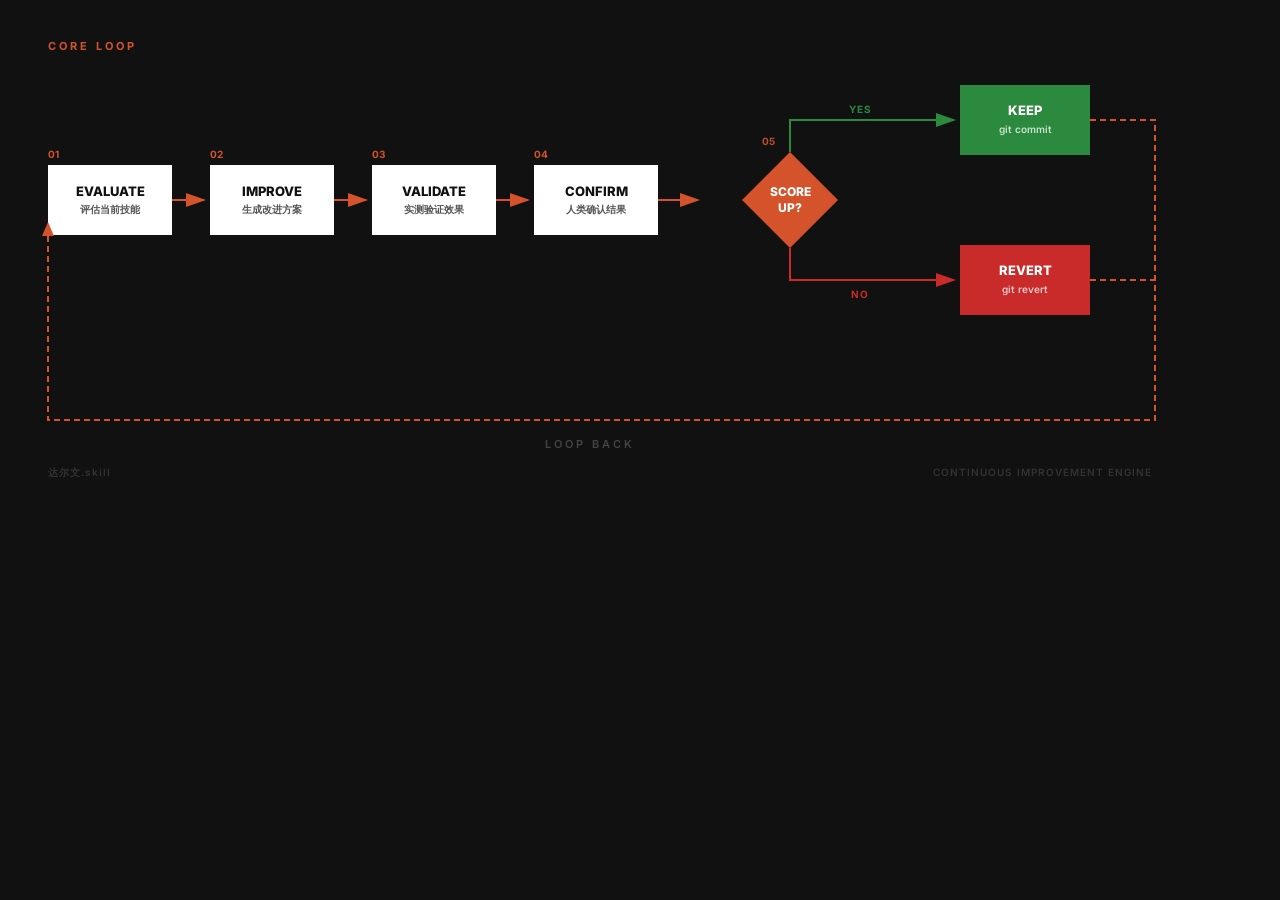
<file: darwin-skill/assets/chart-loop.html>
<!DOCTYPE html>
<html lang="en">
<head>
<meta charset="UTF-8">
<title>达尔文.skill - Core Loop</title>
<link rel="preconnect" href="https://fonts.googleapis.com">
<link rel="preconnect" href="https://fonts.gstatic.com" crossorigin>
<link href="https://fonts.googleapis.com/css2?family=Inter:wght@400;600;700;800;900&display=swap" rel="stylesheet">
<style>
  * { margin: 0; padding: 0; box-sizing: border-box; }
  html, body {
    width: 1200px;
    height: 500px;
    background: #111111;
    overflow: hidden;
    font-family: 'Inter', sans-serif;
  }
</style>
</head>
<body>
<svg width="1200" height="500" xmlns="http://www.w3.org/2000/svg">
  <defs>
    <!-- Arrow markers -->
    <marker id="arr-orange" markerWidth="10" markerHeight="7" refX="9" refY="3.5" orient="auto">
      <polygon points="0 0, 10 3.5, 0 7" fill="#D4532B"/>
    </marker>
    <marker id="arr-green" markerWidth="10" markerHeight="7" refX="9" refY="3.5" orient="auto">
      <polygon points="0 0, 10 3.5, 0 7" fill="#2B8A3E"/>
    </marker>
    <marker id="arr-red" markerWidth="10" markerHeight="7" refX="9" refY="3.5" orient="auto">
      <polygon points="0 0, 10 3.5, 0 7" fill="#C92A2A"/>
    </marker>
    <marker id="arr-orange-up" markerWidth="10" markerHeight="7" refX="9" refY="3.5" orient="auto">
      <polygon points="0 0, 10 3.5, 0 7" fill="#D4532B"/>
    </marker>
  </defs>

  <!-- Background -->
  <rect width="1200" height="500" fill="#111111"/>

  <!-- CORE LOOP label -->
  <text x="48" y="50" fill="#D4532B" font-family="Inter, sans-serif" font-size="11" font-weight="700" letter-spacing="3">CORE LOOP</text>

  <!--
    Layout plan (y-center = 200):
    Block width = 120, height = 70
    Gap between blocks = 36 (arrow)
    Decision diamond: center at x=750, size 90×90

    Blocks horizontal positions (left edge):
    B1 EVALUATE:  x=48,  center=108
    B2 IMPROVE:   x=228, center=288
    B3 VALIDATE:  x=408, center=468
    B4 CONFIRM:   x=588, center=648
    Diamond:      center=790
    YES block:    x=958, center=1018  (top, y=145)
    NO block:     x=958, center=1018  (bottom, y=255)

    All vertical center: y=200
    YES block center y = 160
    NO block center y = 260
  -->

  <!-- ======================== -->
  <!-- MAIN PROCESS BLOCKS      -->
  <!-- ======================== -->

  <!-- B1: EVALUATE -->
  <rect x="48" y="165" width="124" height="70" fill="#FFFFFF"/>
  <text x="110" y="196" fill="#111111" font-family="Inter, sans-serif" font-size="13" font-weight="800" text-anchor="middle">EVALUATE</text>
  <text x="110" y="213" fill="#555555" font-family="Inter, sans-serif" font-size="10" font-weight="600" text-anchor="middle">评估当前技能</text>

  <!-- Arrow B1→B2 -->
  <line x1="172" y1="200" x2="204" y2="200" stroke="#D4532B" stroke-width="2" marker-end="url(#arr-orange)"/>

  <!-- B2: IMPROVE -->
  <rect x="210" y="165" width="124" height="70" fill="#FFFFFF"/>
  <text x="272" y="196" fill="#111111" font-family="Inter, sans-serif" font-size="13" font-weight="800" text-anchor="middle">IMPROVE</text>
  <text x="272" y="213" fill="#555555" font-family="Inter, sans-serif" font-size="10" font-weight="600" text-anchor="middle">生成改进方案</text>

  <!-- Arrow B2→B3 -->
  <line x1="334" y1="200" x2="366" y2="200" stroke="#D4532B" stroke-width="2" marker-end="url(#arr-orange)"/>

  <!-- B3: VALIDATE -->
  <rect x="372" y="165" width="124" height="70" fill="#FFFFFF"/>
  <text x="434" y="196" fill="#111111" font-family="Inter, sans-serif" font-size="13" font-weight="800" text-anchor="middle">VALIDATE</text>
  <text x="434" y="213" fill="#555555" font-family="Inter, sans-serif" font-size="10" font-weight="600" text-anchor="middle">实测验证效果</text>

  <!-- Arrow B3→B4 -->
  <line x1="496" y1="200" x2="528" y2="200" stroke="#D4532B" stroke-width="2" marker-end="url(#arr-orange)"/>

  <!-- B4: CONFIRM -->
  <rect x="534" y="165" width="124" height="70" fill="#FFFFFF"/>
  <text x="596" y="196" fill="#111111" font-family="Inter, sans-serif" font-size="13" font-weight="800" text-anchor="middle">CONFIRM</text>
  <text x="596" y="213" fill="#555555" font-family="Inter, sans-serif" font-size="10" font-weight="600" text-anchor="middle">人类确认结果</text>

  <!-- Arrow B4→Diamond -->
  <line x1="658" y1="200" x2="698" y2="200" stroke="#D4532B" stroke-width="2" marker-end="url(#arr-orange)"/>

  <!-- ======================== -->
  <!-- DECISION DIAMOND         -->
  <!-- center: 790, 200         -->
  <!-- size: 96×80              -->
  <!-- ======================== -->
  <polygon points="790,152 838,200 790,248 742,200" fill="#D4532B"/>
  <text x="790" y="196" fill="#FFFFFF" font-family="Inter, sans-serif" font-size="12" font-weight="800" text-anchor="middle">SCORE</text>
  <text x="790" y="212" fill="#FFFFFF" font-family="Inter, sans-serif" font-size="12" font-weight="800" text-anchor="middle">UP?</text>

  <!-- ======================== -->
  <!-- YES PATH (top branch)    -->
  <!-- ======================== -->

  <!-- YES PATH: diamond top → up → right to YES block -->
  <!-- Diamond top point: 790, 152 -->
  <path d="M790,152 L790,120 L954,120"
        stroke="#2B8A3E" stroke-width="2" fill="none" marker-end="url(#arr-green)"/>

  <!-- YES label -->
  <text x="860" y="113" fill="#2B8A3E" font-family="Inter, sans-serif" font-size="10" font-weight="700" letter-spacing="1" text-anchor="middle">YES</text>

  <!-- YES result block: KEEP / git commit -->
  <rect x="960" y="85" width="130" height="70" fill="#2B8A3E"/>
  <text x="1025" y="115" fill="#FFFFFF" font-family="Inter, sans-serif" font-size="13" font-weight="800" text-anchor="middle">KEEP</text>
  <text x="1025" y="133" fill="rgba(255,255,255,0.75)" font-family="Inter, sans-serif" font-size="10" font-weight="600" text-anchor="middle">git commit</text>

  <!-- ======================== -->
  <!-- NO PATH (bottom branch)  -->
  <!-- ======================== -->

  <!-- NO PATH: diamond bottom → down → right to NO block -->
  <!-- Diamond bottom point: 790, 248 -->
  <path d="M790,248 L790,280 L954,280"
        stroke="#C92A2A" stroke-width="2" fill="none" marker-end="url(#arr-red)"/>

  <!-- NO label -->
  <text x="860" y="298" fill="#C92A2A" font-family="Inter, sans-serif" font-size="10" font-weight="700" letter-spacing="1" text-anchor="middle">NO</text>

  <!-- NO result block: REVERT / git revert -->
  <rect x="960" y="245" width="130" height="70" fill="#C92A2A"/>
  <text x="1025" y="275" fill="#FFFFFF" font-family="Inter, sans-serif" font-size="13" font-weight="800" text-anchor="middle">REVERT</text>
  <text x="1025" y="293" fill="rgba(255,255,255,0.75)" font-family="Inter, sans-serif" font-size="10" font-weight="600" text-anchor="middle">git revert</text>

  <!-- ======================== -->
  <!-- LOOP BACK ARROW          -->
  <!-- from KEEP/REVERT → back to EVALUATE -->
  <!-- ======================== -->

  <!-- From right side of YES block (1090, 120) → right to 1155 → down to 420 → left to 48 → up to 200 (B1 left) -->
  <path d="M1090,120 L1155,120 L1155,420 L48,420 L48,235"
        stroke="#D4532B" stroke-width="2" fill="none" stroke-dasharray="6,4"/>

  <!-- Also from NO block right → join same vertical -->
  <path d="M1090,280 L1155,280"
        stroke="#D4532B" stroke-width="2" fill="none" stroke-dasharray="6,4"/>

  <!-- Arrow head pointing up at B1 left -->
  <polygon points="42,236 54,236 48,222" fill="#D4532B"/>

  <!-- LOOP BACK label along bottom -->
  <text x="590" y="448" fill="#444444" font-family="Inter, sans-serif" font-size="11" font-weight="600" text-anchor="middle" letter-spacing="3">LOOP BACK</text>

  <!-- ======================== -->
  <!-- STEP NUMBERS             -->
  <!-- ======================== -->
  <text x="48" y="158" fill="#D4532B" font-family="Inter, sans-serif" font-size="10" font-weight="700">01</text>
  <text x="210" y="158" fill="#D4532B" font-family="Inter, sans-serif" font-size="10" font-weight="700">02</text>
  <text x="372" y="158" fill="#D4532B" font-family="Inter, sans-serif" font-size="10" font-weight="700">03</text>
  <text x="534" y="158" fill="#D4532B" font-family="Inter, sans-serif" font-size="10" font-weight="700">04</text>
  <text x="762" y="145" fill="#D4532B" font-family="Inter, sans-serif" font-size="10" font-weight="700" opacity="0.9">05</text>

  <!-- ======================== -->
  <!-- SUBTITLE TEXT            -->
  <!-- ======================== -->
  <text x="48" y="476" fill="#333333" font-family="Inter, sans-serif" font-size="10" font-weight="600" letter-spacing="1">达尔文.skill</text>
  <text x="1152" y="476" fill="#333333" font-family="Inter, sans-serif" font-size="10" font-weight="600" text-anchor="end" letter-spacing="1">CONTINUOUS IMPROVEMENT ENGINE</text>

</svg>
</body>
</html>
</file>
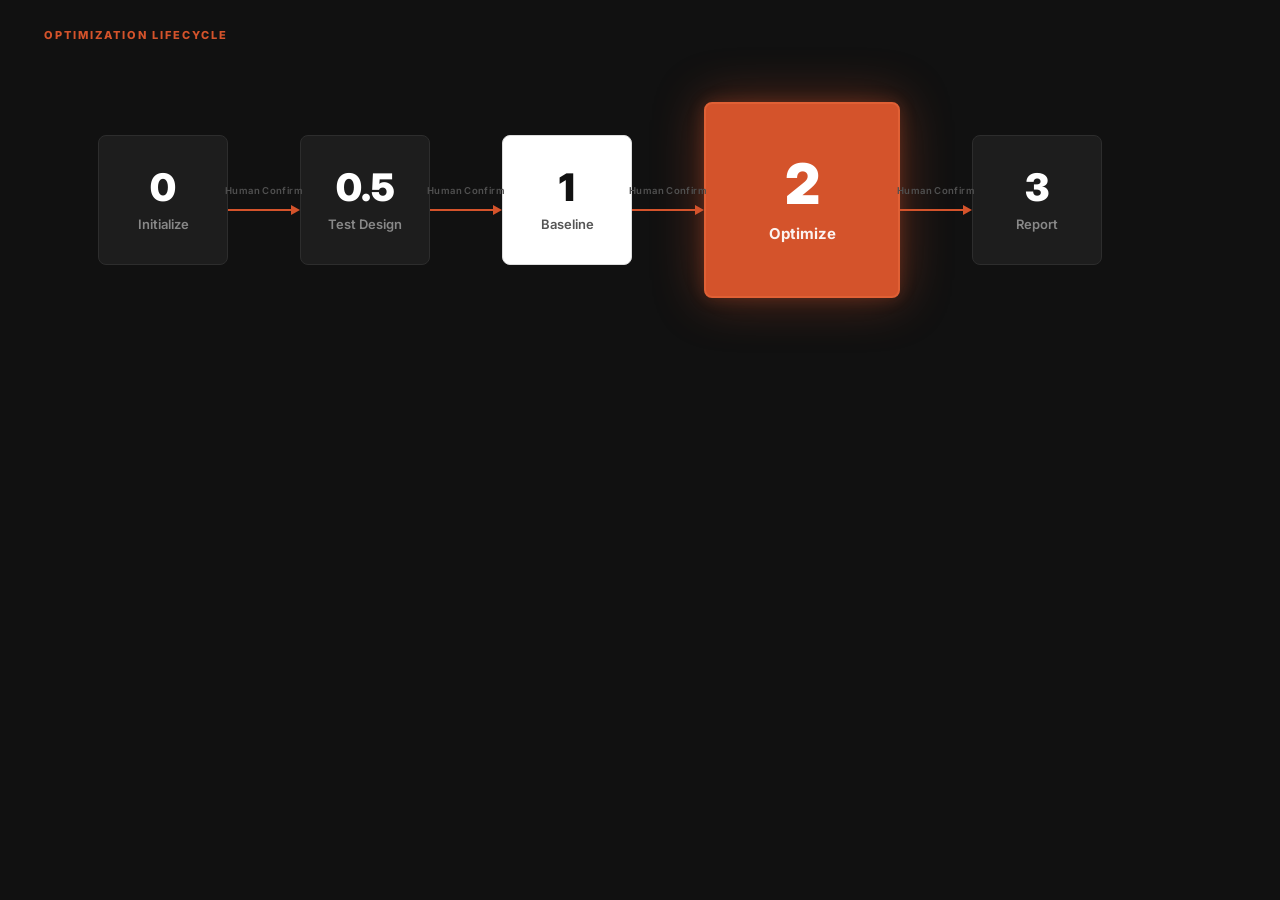
<file: darwin-skill/assets/chart-phases-en.html>
<!DOCTYPE html>
<html lang="en">
<head>
<meta charset="UTF-8">
<title>Optimization Lifecycle</title>
<link href="https://fonts.googleapis.com/css2?family=Inter:wght@400;600;700;800;900&display=swap" rel="stylesheet">
<style>
  * { margin: 0; padding: 0; box-sizing: border-box; }

  body {
    width: 1200px;
    height: 400px;
    background: #111111;
    font-family: 'Inter', -apple-system, sans-serif;
    overflow: hidden;
    position: relative;
  }

  .top-label {
    position: absolute;
    top: 28px;
    left: 44px;
    font-size: 11px;
    font-weight: 800;
    letter-spacing: 0.18em;
    color: #D4532B;
    text-transform: uppercase;
  }

  /* Center row: phases + arrows */
  .row {
    position: absolute;
    top: 50%;
    left: 50%;
    transform: translate(-50%, -50%);
    display: flex;
    align-items: center;
    gap: 0;
  }

  /* === Phase boxes === */
  .phase {
    display: flex;
    flex-direction: column;
    align-items: center;
    justify-content: center;
    border-radius: 8px;
    flex-shrink: 0;
  }

  .phase-num {
    font-weight: 900;
    line-height: 1;
  }

  .phase-name {
    font-weight: 600;
    text-align: center;
    line-height: 1.3;
  }

  /* Regular dark */
  .p-dark {
    background: #1D1D1D;
    border: 1px solid #2D2D2D;
    width: 130px;
    height: 130px;
  }
  .p-dark .phase-num {
    font-size: 38px;
    color: #FFFFFF;
    margin-bottom: 10px;
  }
  .p-dark .phase-name {
    font-size: 13px;
    color: #888888;
  }

  /* White */
  .p-white {
    background: #FFFFFF;
    border: 1px solid #DDDDDD;
    width: 130px;
    height: 130px;
  }
  .p-white .phase-num {
    font-size: 38px;
    color: #111111;
    margin-bottom: 10px;
  }
  .p-white .phase-name {
    font-size: 13px;
    color: #555555;
  }

  /* Core - Phase 2 */
  .p-core {
    background: #D4532B;
    border: 2px solid #E06035;
    width: 196px;
    height: 196px;
    box-shadow: 0 0 50px rgba(212, 83, 43, 0.4), 0 0 16px rgba(212, 83, 43, 0.25);
  }
  .p-core .phase-num {
    font-size: 56px;
    color: #FFFFFF;
    margin-bottom: 12px;
  }
  .p-core .phase-name {
    font-size: 15px;
    font-weight: 700;
    color: rgba(255,255,255,0.93);
  }

  /* === Connector === */
  .connector {
    display: flex;
    flex-direction: column;
    align-items: center;
    width: 72px;
    flex-shrink: 0;
    position: relative;
  }

  .conn-label {
    font-size: 9.5px;
    color: #505050;
    font-weight: 600;
    letter-spacing: 0.04em;
    white-space: nowrap;
    margin-bottom: 9px;
  }

  .arrow {
    display: flex;
    align-items: center;
    width: 100%;
  }

  .arrow-line {
    flex: 1;
    height: 2px;
    background: #D4532B;
  }

  .arrow-head {
    width: 0;
    height: 0;
    border-top: 5px solid transparent;
    border-bottom: 5px solid transparent;
    border-left: 9px solid #D4532B;
  }
</style>
</head>
<body>

  <div class="top-label">OPTIMIZATION LIFECYCLE</div>

  <div class="row">

    <div class="phase p-dark">
      <div class="phase-num">0</div>
      <div class="phase-name">Initialize</div>
    </div>

    <div class="connector">
      <div class="conn-label">Human Confirm</div>
      <div class="arrow">
        <div class="arrow-line"></div>
        <div class="arrow-head"></div>
      </div>
    </div>

    <div class="phase p-dark">
      <div class="phase-num">0.5</div>
      <div class="phase-name">Test Design</div>
    </div>

    <div class="connector">
      <div class="conn-label">Human Confirm</div>
      <div class="arrow">
        <div class="arrow-line"></div>
        <div class="arrow-head"></div>
      </div>
    </div>

    <div class="phase p-white">
      <div class="phase-num">1</div>
      <div class="phase-name">Baseline</div>
    </div>

    <div class="connector">
      <div class="conn-label">Human Confirm</div>
      <div class="arrow">
        <div class="arrow-line"></div>
        <div class="arrow-head"></div>
      </div>
    </div>

    <div class="phase p-core">
      <div class="phase-num">2</div>
      <div class="phase-name">Optimize</div>
    </div>

    <div class="connector">
      <div class="conn-label">Human Confirm</div>
      <div class="arrow">
        <div class="arrow-line"></div>
        <div class="arrow-head"></div>
      </div>
    </div>

    <div class="phase p-dark">
      <div class="phase-num">3</div>
      <div class="phase-name">Report</div>
    </div>

  </div>

</body>
</html>
</file>
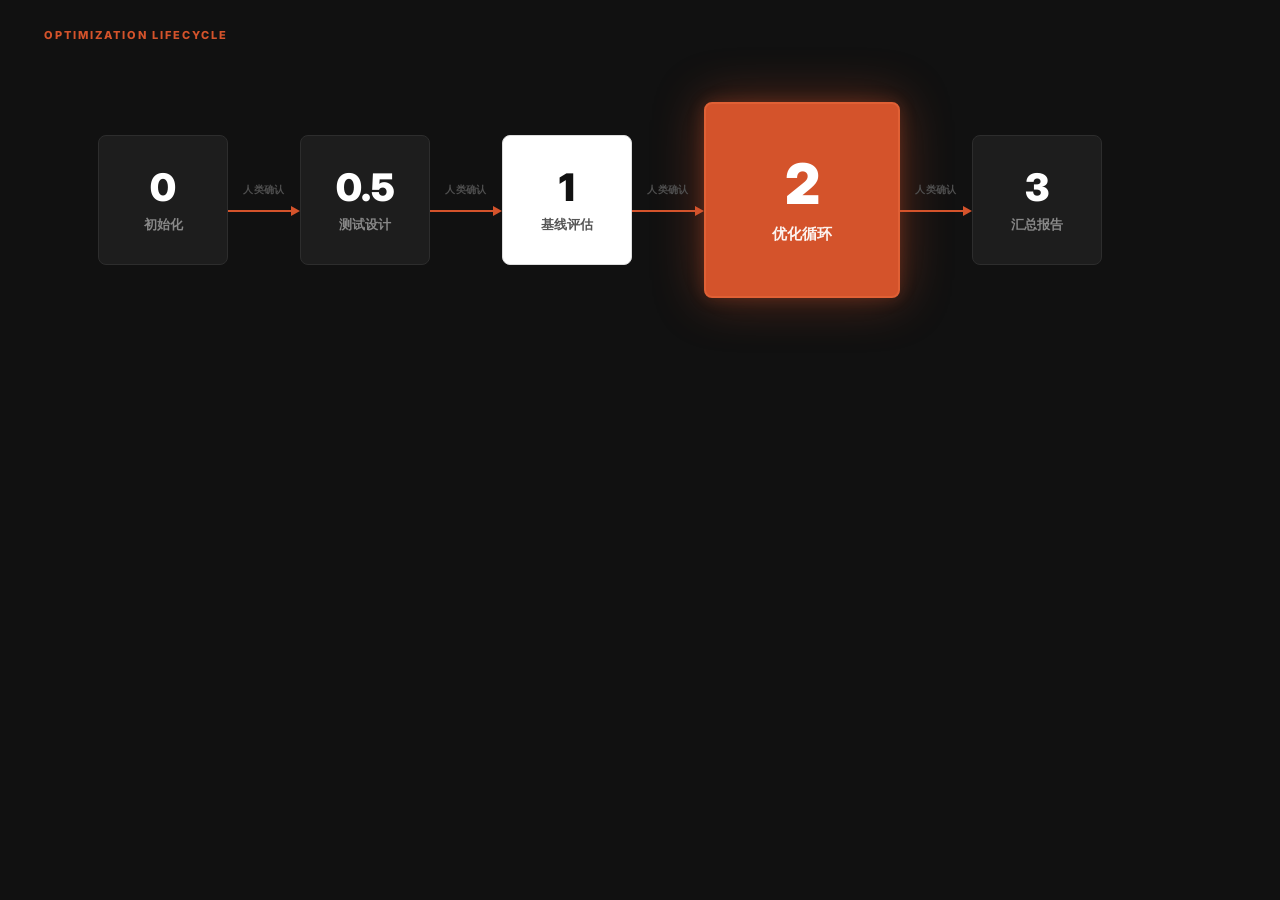
<file: darwin-skill/assets/chart-phases.html>
<!DOCTYPE html>
<html lang="en">
<head>
<meta charset="UTF-8">
<title>Optimization Lifecycle</title>
<link href="https://fonts.googleapis.com/css2?family=Inter:wght@400;600;700;800;900&display=swap" rel="stylesheet">
<style>
  * { margin: 0; padding: 0; box-sizing: border-box; }

  body {
    width: 1200px;
    height: 400px;
    background: #111111;
    font-family: 'Inter', -apple-system, sans-serif;
    overflow: hidden;
    position: relative;
  }

  .top-label {
    position: absolute;
    top: 28px;
    left: 44px;
    font-size: 11px;
    font-weight: 800;
    letter-spacing: 0.18em;
    color: #D4532B;
    text-transform: uppercase;
  }

  /* Center row: phases + arrows */
  .row {
    position: absolute;
    top: 50%;
    left: 50%;
    transform: translate(-50%, -50%);
    display: flex;
    align-items: center;
    gap: 0;
  }

  /* === Phase boxes === */
  .phase {
    display: flex;
    flex-direction: column;
    align-items: center;
    justify-content: center;
    border-radius: 8px;
    flex-shrink: 0;
  }

  .phase-num {
    font-weight: 900;
    line-height: 1;
  }

  .phase-name {
    font-weight: 600;
    text-align: center;
    line-height: 1.3;
  }

  /* Regular dark */
  .p-dark {
    background: #1D1D1D;
    border: 1px solid #2D2D2D;
    width: 130px;
    height: 130px;
  }
  .p-dark .phase-num {
    font-size: 38px;
    color: #FFFFFF;
    margin-bottom: 10px;
  }
  .p-dark .phase-name {
    font-size: 13px;
    color: #888888;
  }

  /* White */
  .p-white {
    background: #FFFFFF;
    border: 1px solid #DDDDDD;
    width: 130px;
    height: 130px;
  }
  .p-white .phase-num {
    font-size: 38px;
    color: #111111;
    margin-bottom: 10px;
  }
  .p-white .phase-name {
    font-size: 13px;
    color: #555555;
  }

  /* Core - Phase 2 */
  .p-core {
    background: #D4532B;
    border: 2px solid #E06035;
    width: 196px;
    height: 196px;
    box-shadow: 0 0 50px rgba(212, 83, 43, 0.4), 0 0 16px rgba(212, 83, 43, 0.25);
  }
  .p-core .phase-num {
    font-size: 56px;
    color: #FFFFFF;
    margin-bottom: 12px;
  }
  .p-core .phase-name {
    font-size: 15px;
    font-weight: 700;
    color: rgba(255,255,255,0.93);
  }

  /* === Connector === */
  .connector {
    display: flex;
    flex-direction: column;
    align-items: center;
    width: 72px;
    flex-shrink: 0;
    position: relative;
  }

  .conn-label {
    font-size: 9.5px;
    color: #505050;
    font-weight: 600;
    letter-spacing: 0.04em;
    white-space: nowrap;
    margin-bottom: 9px;
  }

  .arrow {
    display: flex;
    align-items: center;
    width: 100%;
  }

  .arrow-line {
    flex: 1;
    height: 2px;
    background: #D4532B;
  }

  .arrow-head {
    width: 0;
    height: 0;
    border-top: 5px solid transparent;
    border-bottom: 5px solid transparent;
    border-left: 9px solid #D4532B;
  }
</style>
</head>
<body>

  <div class="top-label">OPTIMIZATION LIFECYCLE</div>

  <div class="row">

    <div class="phase p-dark">
      <div class="phase-num">0</div>
      <div class="phase-name">初始化</div>
    </div>

    <div class="connector">
      <div class="conn-label">人类确认</div>
      <div class="arrow">
        <div class="arrow-line"></div>
        <div class="arrow-head"></div>
      </div>
    </div>

    <div class="phase p-dark">
      <div class="phase-num">0.5</div>
      <div class="phase-name">测试设计</div>
    </div>

    <div class="connector">
      <div class="conn-label">人类确认</div>
      <div class="arrow">
        <div class="arrow-line"></div>
        <div class="arrow-head"></div>
      </div>
    </div>

    <div class="phase p-white">
      <div class="phase-num">1</div>
      <div class="phase-name">基线评估</div>
    </div>

    <div class="connector">
      <div class="conn-label">人类确认</div>
      <div class="arrow">
        <div class="arrow-line"></div>
        <div class="arrow-head"></div>
      </div>
    </div>

    <div class="phase p-core">
      <div class="phase-num">2</div>
      <div class="phase-name">优化循环</div>
    </div>

    <div class="connector">
      <div class="conn-label">人类确认</div>
      <div class="arrow">
        <div class="arrow-line"></div>
        <div class="arrow-head"></div>
      </div>
    </div>

    <div class="phase p-dark">
      <div class="phase-num">3</div>
      <div class="phase-name">汇总报告</div>
    </div>

  </div>

</body>
</html>
</file>
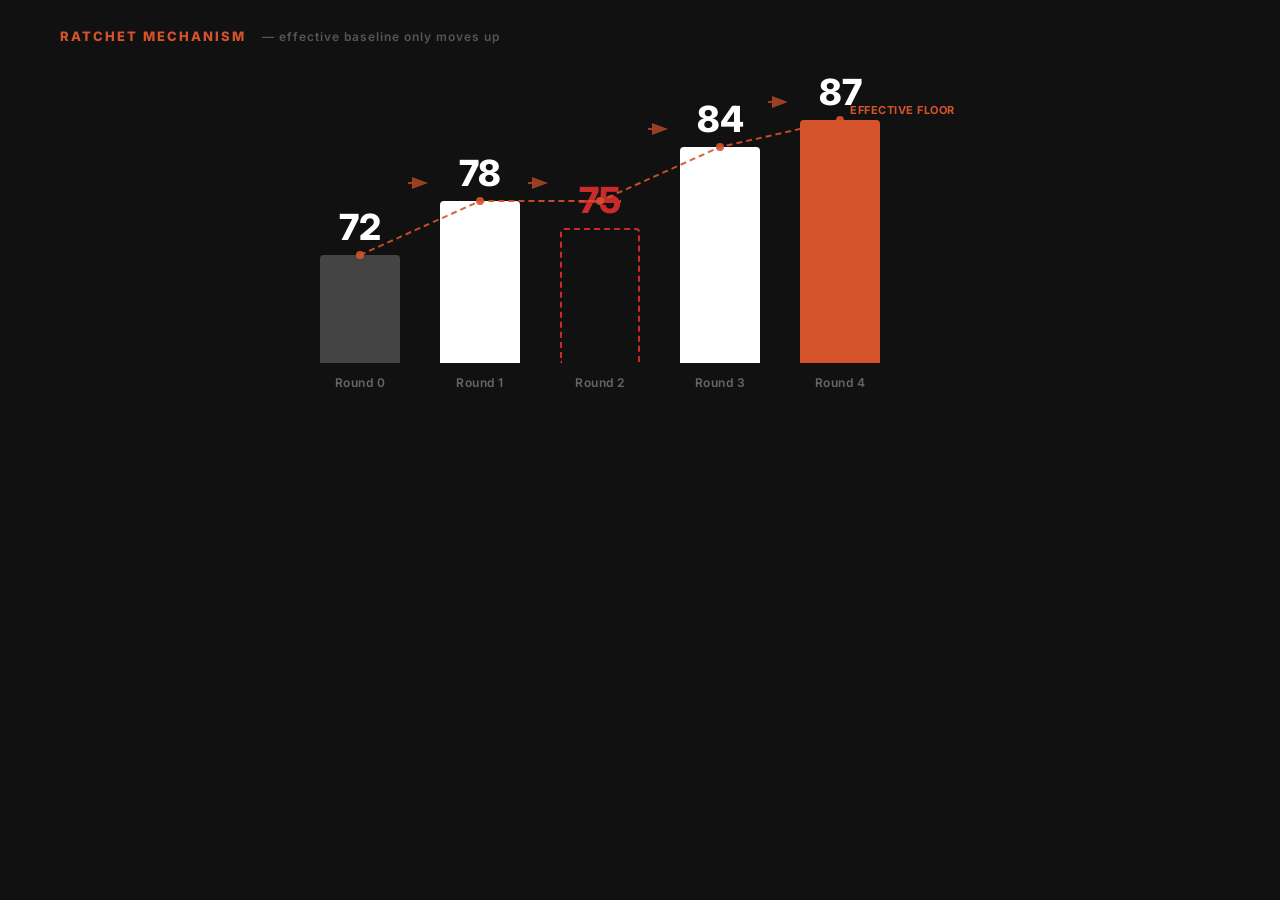
<file: darwin-skill/assets/chart-ratchet-en.html>
<!DOCTYPE html>
<html lang="en">
<head>
<meta charset="UTF-8">
<meta name="viewport" content="width=device-width, initial-scale=1.0">
<title>Ratchet Mechanism</title>
<style>
  @import url('https://fonts.googleapis.com/css2?family=Inter:wght@400;600;700;800&display=swap');

  * { margin: 0; padding: 0; box-sizing: border-box; }

  body {
    width: 1200px;
    height: 450px;
    background: #111111;
    font-family: 'Inter', -apple-system, BlinkMacSystemFont, sans-serif;
    display: flex;
    flex-direction: column;
    overflow: hidden;
    position: relative;
  }

  .header {
    padding: 28px 60px 0;
    display: flex;
    align-items: baseline;
    gap: 16px;
  }

  .label {
    color: #D4532B;
    font-size: 13px;
    font-weight: 800;
    letter-spacing: 2px;
    text-transform: uppercase;
  }

  .subtitle {
    color: #555;
    font-size: 12px;
    font-weight: 600;
    letter-spacing: 1px;
  }

  .chart-area {
    flex: 1;
    display: flex;
    align-items: flex-end;
    justify-content: center;
    padding: 0 60px 60px;
    gap: 0;
    position: relative;
  }

  .bars-wrapper {
    display: flex;
    align-items: flex-end;
    gap: 40px;
    position: relative;
    width: 100%;
    justify-content: center;
  }

  .bar-group {
    display: flex;
    flex-direction: column;
    align-items: center;
    position: relative;
    width: 80px;
  }

  .score {
    font-size: 36px;
    font-weight: 800;
    color: #ffffff;
    margin-bottom: 10px;
    line-height: 1;
  }

  .score.rollback {
    color: #C92A2A;
    text-decoration: line-through;
    text-decoration-thickness: 3px;
  }

  .bar {
    width: 80px;
    border-radius: 4px 4px 0 0;
    position: relative;
  }

  .bar.baseline {
    background: #444444;
  }

  .bar.retained {
    background: #ffffff;
  }

  .bar.rollback-bar {
    background: transparent;
    border: 2px dashed #C92A2A;
    border-bottom: none;
  }

  .bar.highlight {
    background: #D4532B;
  }

  .round-label {
    margin-top: 12px;
    color: #666666;
    font-size: 12px;
    font-weight: 600;
    letter-spacing: 0.5px;
    white-space: nowrap;
  }

  /* SVG overlay for arrows and ratchet line */
  .svg-overlay {
    position: absolute;
    top: 0;
    left: 0;
    width: 100%;
    height: 100%;
    pointer-events: none;
  }
</style>
</head>
<body>

<div class="header">
  <div class="label">RATCHET MECHANISM</div>
  <div class="subtitle">— effective baseline only moves up</div>
</div>

<div class="chart-area" id="chartArea">
  <div class="bars-wrapper" id="barsWrapper">
    <!-- bars will be injected by JS -->
  </div>
  <svg class="svg-overlay" id="svgOverlay"></svg>
</div>

<script>
  const scores = [72, 78, 75, 84, 87];
  const types  = ['baseline', 'retained', 'rollback', 'retained', 'highlight'];
  const rounds = ['Round 0', 'Round 1', 'Round 2', 'Round 3', 'Round 4'];

  // Effective baseline sequence (ratchet): 72, 78, 78, 84, 87
  const effectiveBaseline = [72, 78, 78, 84, 87];

  const maxScore = 90;
  const minScore = 60;
  const chartHeight = 270; // px available for bars

  function barHeight(score) {
    return Math.round((score - minScore) / (maxScore - minScore) * chartHeight);
  }

  const wrapper = document.getElementById('barsWrapper');

  scores.forEach((score, i) => {
    const group = document.createElement('div');
    group.className = 'bar-group';
    group.id = `group-${i}`;

    const scoreEl = document.createElement('div');
    scoreEl.className = 'score' + (types[i] === 'rollback' ? ' rollback' : '');
    scoreEl.textContent = score;

    const bar = document.createElement('div');
    bar.className = 'bar ' + (types[i] === 'rollback' ? 'rollback-bar' : types[i]);
    const h = barHeight(score);
    bar.style.height = h + 'px';

    const label = document.createElement('div');
    label.className = 'round-label';
    label.textContent = rounds[i];

    group.appendChild(scoreEl);
    group.appendChild(bar);
    group.appendChild(label);
    wrapper.appendChild(group);
  });

  // Draw arrows and ratchet line after layout
  requestAnimationFrame(() => {
    requestAnimationFrame(() => {
      const svg = document.getElementById('svgOverlay');
      const chartArea = document.getElementById('chartArea');
      const chartRect = chartArea.getBoundingClientRect();

      // Collect bar group positions
      const groups = [];
      for (let i = 0; i < 5; i++) {
        const g = document.getElementById(`group-${i}`);
        const rect = g.getBoundingClientRect();
        // top of the bar (not the score label)
        const bar = g.querySelector('.bar');
        const barRect = bar.getBoundingClientRect();
        groups.push({
          cx: rect.left - chartRect.left + rect.width / 2,
          barTop: barRect.top - chartRect.top,
          barBottom: barRect.bottom - chartRect.top,
        });
      }

      // Arrow heads: connect bar top centers (exclude rollback from arrows, draw arrow anyway between all)
      const arrowColor = '#D4532B';
      const arrowGap = 8;

      let svgContent = `
        <defs>
          <marker id="arrow" markerWidth="8" markerHeight="8" refX="6" refY="3" orient="auto">
            <path d="M0,0 L0,6 L8,3 z" fill="${arrowColor}" />
          </marker>
        </defs>
      `;

      // Draw horizontal arrows between consecutive bar centers at mid-height of the lower bar
      for (let i = 0; i < 4; i++) {
        const fromX = groups[i].cx + 40 + arrowGap;
        const toX = groups[i+1].cx - 40 - arrowGap - 8;
        const higherBarTop = Math.min(groups[i].barTop, groups[i+1].barTop);
        const lowerBarTop = Math.max(groups[i].barTop, groups[i+1].barTop);
        const lowerBarBottom = Math.max(groups[i].barBottom, groups[i+1].barBottom);
        const y = lowerBarTop + (lowerBarBottom - lowerBarTop) * 0.5;

        // Use a slightly raised y to look cleaner
        const arrowY = Math.min(groups[i].barTop, groups[i+1].barTop) - 18;
        const clampedY = Math.max(arrowY, 40);

        svgContent += `<line x1="${fromX}" y1="${clampedY}" x2="${toX}" y2="${clampedY}"
          stroke="${arrowColor}" stroke-width="2" marker-end="url(#arrow)" opacity="0.7"/>`;
      }

      // Ratchet line: connects effective baseline tops
      const effectiveHeights = effectiveBaseline.map(s => barHeight(s));
      const baselineBottom = groups[0].barBottom; // all bars share same bottom

      // Points for ratchet line
      const points = groups.map((g, i) => {
        const effH = effectiveHeights[i];
        const y = baselineBottom - effH;
        return { x: g.cx, y };
      });

      // Draw dashed orange line through effective baseline tops
      let pathD = `M ${points[0].x} ${points[0].y}`;
      for (let i = 1; i < points.length; i++) {
        pathD += ` L ${points[i].x} ${points[i].y}`;
      }

      svgContent += `<path d="${pathD}" fill="none" stroke="${arrowColor}" stroke-width="2"
        stroke-dasharray="6,4" opacity="0.9"/>`;

      // Dots at each effective baseline point
      points.forEach((p, i) => {
        svgContent += `<circle cx="${p.x}" cy="${p.y}" r="4" fill="${arrowColor}" opacity="0.9"/>`;
      });

      // Label for the ratchet line
      svgContent += `<text x="${points[4].x + 10}" y="${points[4].y - 6}" fill="${arrowColor}"
        font-family="Inter, sans-serif" font-size="11" font-weight="700" letter-spacing="0.5">EFFECTIVE FLOOR</text>`;

      svg.innerHTML = svgContent;
    });
  });
</script>
</body>
</html>
</file>
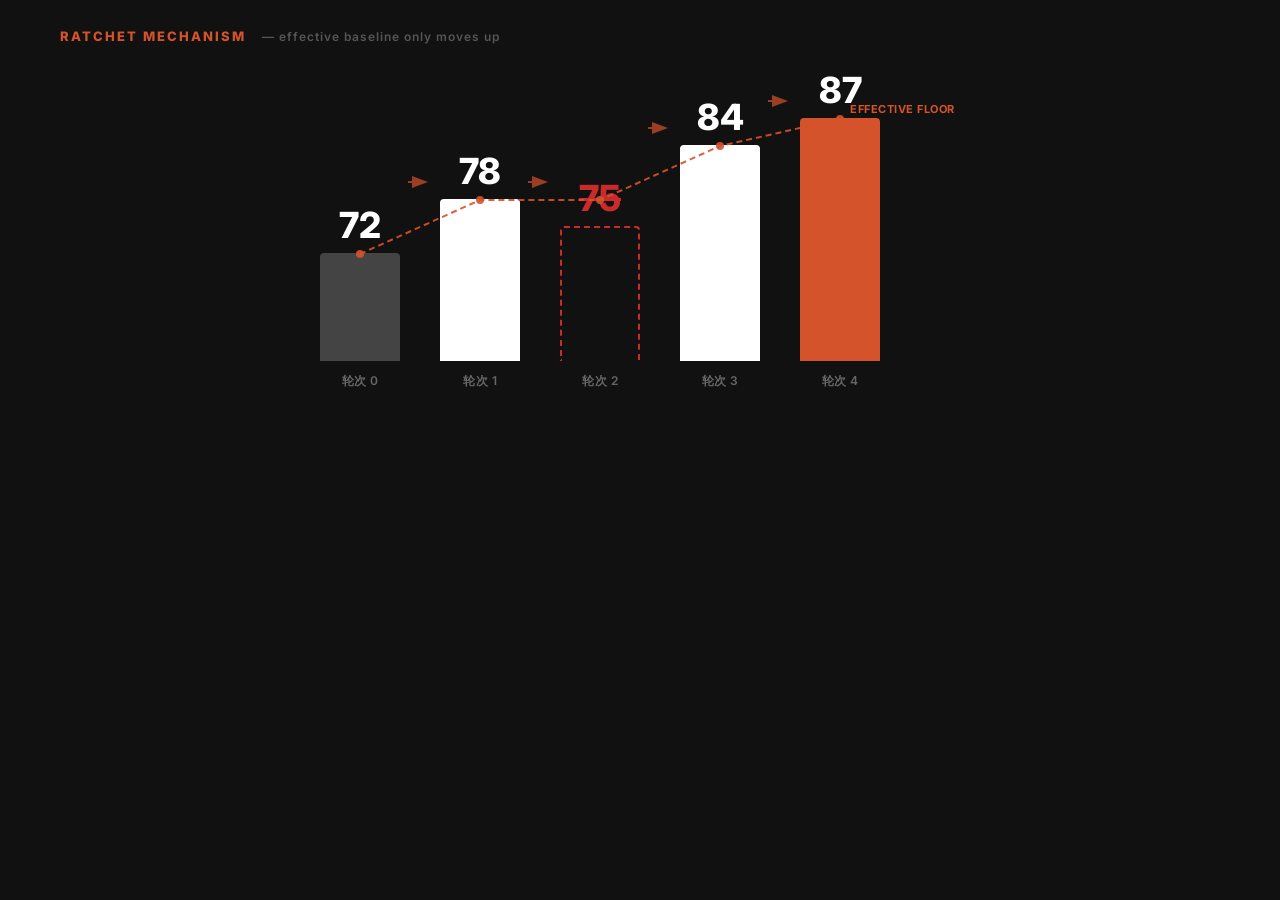
<file: darwin-skill/assets/chart-ratchet.html>
<!DOCTYPE html>
<html lang="en">
<head>
<meta charset="UTF-8">
<meta name="viewport" content="width=device-width, initial-scale=1.0">
<title>Ratchet Mechanism</title>
<style>
  @import url('https://fonts.googleapis.com/css2?family=Inter:wght@400;600;700;800&display=swap');

  * { margin: 0; padding: 0; box-sizing: border-box; }

  body {
    width: 1200px;
    height: 450px;
    background: #111111;
    font-family: 'Inter', -apple-system, BlinkMacSystemFont, sans-serif;
    display: flex;
    flex-direction: column;
    overflow: hidden;
    position: relative;
  }

  .header {
    padding: 28px 60px 0;
    display: flex;
    align-items: baseline;
    gap: 16px;
  }

  .label {
    color: #D4532B;
    font-size: 13px;
    font-weight: 800;
    letter-spacing: 2px;
    text-transform: uppercase;
  }

  .subtitle {
    color: #555;
    font-size: 12px;
    font-weight: 600;
    letter-spacing: 1px;
  }

  .chart-area {
    flex: 1;
    display: flex;
    align-items: flex-end;
    justify-content: center;
    padding: 0 60px 60px;
    gap: 0;
    position: relative;
  }

  .bars-wrapper {
    display: flex;
    align-items: flex-end;
    gap: 40px;
    position: relative;
    width: 100%;
    justify-content: center;
  }

  .bar-group {
    display: flex;
    flex-direction: column;
    align-items: center;
    position: relative;
    width: 80px;
  }

  .score {
    font-size: 36px;
    font-weight: 800;
    color: #ffffff;
    margin-bottom: 10px;
    line-height: 1;
  }

  .score.rollback {
    color: #C92A2A;
    text-decoration: line-through;
    text-decoration-thickness: 3px;
  }

  .bar {
    width: 80px;
    border-radius: 4px 4px 0 0;
    position: relative;
  }

  .bar.baseline {
    background: #444444;
  }

  .bar.retained {
    background: #ffffff;
  }

  .bar.rollback-bar {
    background: transparent;
    border: 2px dashed #C92A2A;
    border-bottom: none;
  }

  .bar.highlight {
    background: #D4532B;
  }

  .round-label {
    margin-top: 12px;
    color: #666666;
    font-size: 12px;
    font-weight: 600;
    letter-spacing: 0.5px;
    white-space: nowrap;
  }

  /* SVG overlay for arrows and ratchet line */
  .svg-overlay {
    position: absolute;
    top: 0;
    left: 0;
    width: 100%;
    height: 100%;
    pointer-events: none;
  }
</style>
</head>
<body>

<div class="header">
  <div class="label">RATCHET MECHANISM</div>
  <div class="subtitle">— effective baseline only moves up</div>
</div>

<div class="chart-area" id="chartArea">
  <div class="bars-wrapper" id="barsWrapper">
    <!-- bars will be injected by JS -->
  </div>
  <svg class="svg-overlay" id="svgOverlay"></svg>
</div>

<script>
  const scores = [72, 78, 75, 84, 87];
  const types  = ['baseline', 'retained', 'rollback', 'retained', 'highlight'];
  const rounds = ['轮次 0', '轮次 1', '轮次 2', '轮次 3', '轮次 4'];

  // Effective baseline sequence (ratchet): 72, 78, 78, 84, 87
  const effectiveBaseline = [72, 78, 78, 84, 87];

  const maxScore = 90;
  const minScore = 60;
  const chartHeight = 270; // px available for bars

  function barHeight(score) {
    return Math.round((score - minScore) / (maxScore - minScore) * chartHeight);
  }

  const wrapper = document.getElementById('barsWrapper');

  scores.forEach((score, i) => {
    const group = document.createElement('div');
    group.className = 'bar-group';
    group.id = `group-${i}`;

    const scoreEl = document.createElement('div');
    scoreEl.className = 'score' + (types[i] === 'rollback' ? ' rollback' : '');
    scoreEl.textContent = score;

    const bar = document.createElement('div');
    bar.className = 'bar ' + (types[i] === 'rollback' ? 'rollback-bar' : types[i]);
    const h = barHeight(score);
    bar.style.height = h + 'px';

    const label = document.createElement('div');
    label.className = 'round-label';
    label.textContent = rounds[i];

    group.appendChild(scoreEl);
    group.appendChild(bar);
    group.appendChild(label);
    wrapper.appendChild(group);
  });

  // Draw arrows and ratchet line after layout
  requestAnimationFrame(() => {
    requestAnimationFrame(() => {
      const svg = document.getElementById('svgOverlay');
      const chartArea = document.getElementById('chartArea');
      const chartRect = chartArea.getBoundingClientRect();

      // Collect bar group positions
      const groups = [];
      for (let i = 0; i < 5; i++) {
        const g = document.getElementById(`group-${i}`);
        const rect = g.getBoundingClientRect();
        // top of the bar (not the score label)
        const bar = g.querySelector('.bar');
        const barRect = bar.getBoundingClientRect();
        groups.push({
          cx: rect.left - chartRect.left + rect.width / 2,
          barTop: barRect.top - chartRect.top,
          barBottom: barRect.bottom - chartRect.top,
        });
      }

      // Arrow heads: connect bar top centers (exclude rollback from arrows, draw arrow anyway between all)
      const arrowColor = '#D4532B';
      const arrowGap = 8;

      let svgContent = `
        <defs>
          <marker id="arrow" markerWidth="8" markerHeight="8" refX="6" refY="3" orient="auto">
            <path d="M0,0 L0,6 L8,3 z" fill="${arrowColor}" />
          </marker>
        </defs>
      `;

      // Draw horizontal arrows between consecutive bar centers at mid-height of the lower bar
      for (let i = 0; i < 4; i++) {
        const fromX = groups[i].cx + 40 + arrowGap;
        const toX = groups[i+1].cx - 40 - arrowGap - 8;
        const higherBarTop = Math.min(groups[i].barTop, groups[i+1].barTop);
        const lowerBarTop = Math.max(groups[i].barTop, groups[i+1].barTop);
        const lowerBarBottom = Math.max(groups[i].barBottom, groups[i+1].barBottom);
        const y = lowerBarTop + (lowerBarBottom - lowerBarTop) * 0.5;

        // Use a slightly raised y to look cleaner
        const arrowY = Math.min(groups[i].barTop, groups[i+1].barTop) - 18;
        const clampedY = Math.max(arrowY, 40);

        svgContent += `<line x1="${fromX}" y1="${clampedY}" x2="${toX}" y2="${clampedY}"
          stroke="${arrowColor}" stroke-width="2" marker-end="url(#arrow)" opacity="0.7"/>`;
      }

      // Ratchet line: connects effective baseline tops
      // Effective baseline scores: 72, 78, 78, 84, 87
      // For round 2 (rollback), use effective = 78, not 75
      const effectiveHeights = effectiveBaseline.map(s => barHeight(s));
      const baselineBottom = groups[0].barBottom; // all bars share same bottom

      // Points for ratchet line
      const points = groups.map((g, i) => {
        const effH = effectiveHeights[i];
        const y = baselineBottom - effH;
        return { x: g.cx, y };
      });

      // Draw dashed orange line through effective baseline tops
      let pathD = `M ${points[0].x} ${points[0].y}`;
      for (let i = 1; i < points.length; i++) {
        pathD += ` L ${points[i].x} ${points[i].y}`;
      }

      svgContent += `<path d="${pathD}" fill="none" stroke="${arrowColor}" stroke-width="2"
        stroke-dasharray="6,4" opacity="0.9"/>`;

      // Dots at each effective baseline point
      points.forEach((p, i) => {
        svgContent += `<circle cx="${p.x}" cy="${p.y}" r="4" fill="${arrowColor}" opacity="0.9"/>`;
      });

      // Label for the ratchet line
      svgContent += `<text x="${points[4].x + 10}" y="${points[4].y - 6}" fill="${arrowColor}"
        font-family="Inter, sans-serif" font-size="11" font-weight="700" letter-spacing="0.5">EFFECTIVE FLOOR</text>`;

      svg.innerHTML = svgContent;
    });
  });
</script>
</body>
</html>
</file>
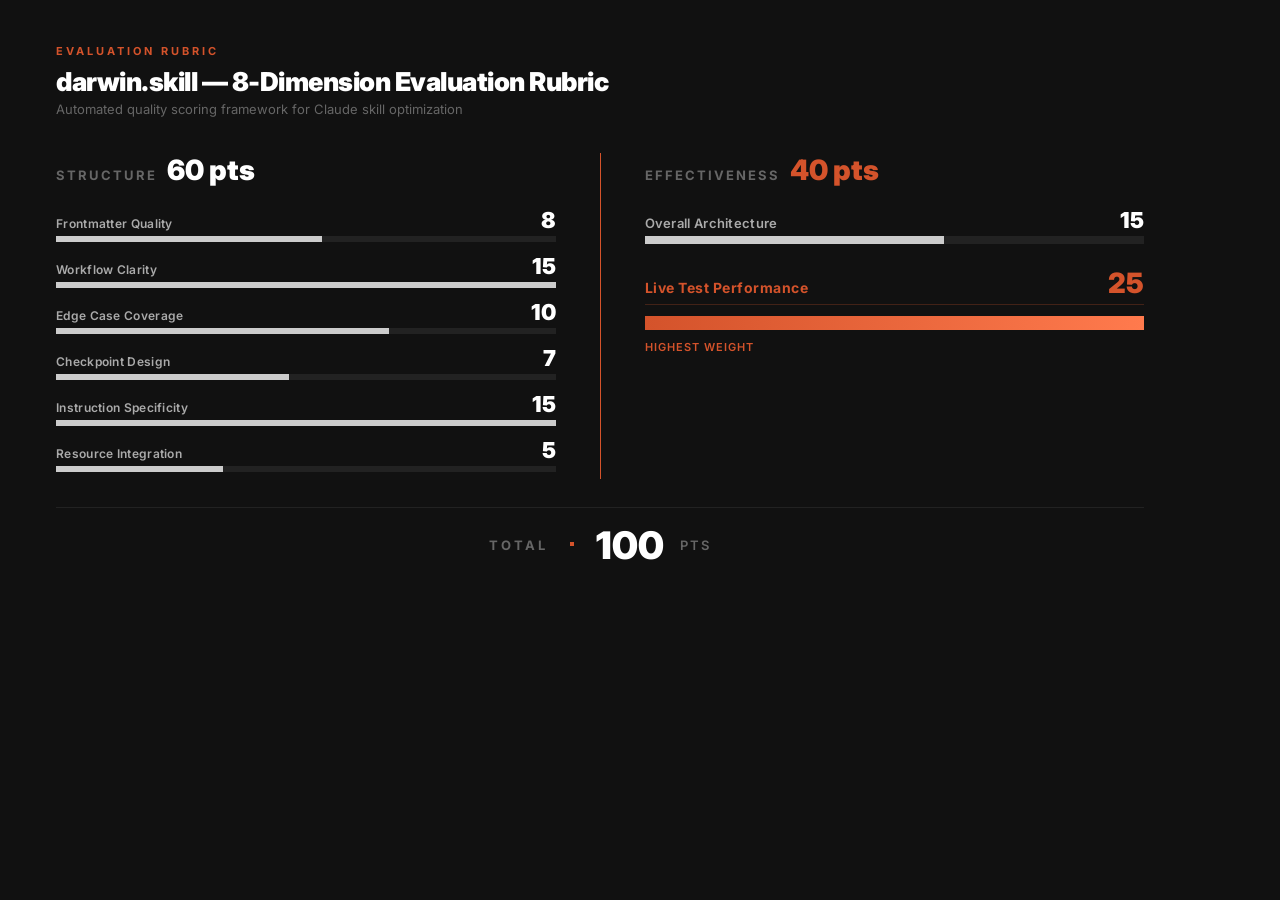
<file: darwin-skill/assets/chart-rubric-en.html>
<!DOCTYPE html>
<html lang="en">
<head>
<meta charset="UTF-8">
<meta name="viewport" content="width=1200">
<link href="https://fonts.googleapis.com/css2?family=Inter:wght@400;600;700;900&display=swap" rel="stylesheet">
<style>
  * { margin: 0; padding: 0; box-sizing: border-box; }

  body {
    width: 1200px;
    height: 600px;
    overflow: hidden;
    background: #111111;
    font-family: 'Inter', system-ui, -apple-system, sans-serif;
    color: #FFFFFF;
  }

  .container {
    width: 1200px;
    height: 600px;
    display: flex;
    flex-direction: column;
    padding: 44px 56px 36px 56px;
    position: relative;
  }

  /* Header */
  .header {
    display: flex;
    align-items: flex-start;
    justify-content: space-between;
    margin-bottom: 36px;
  }

  .rubric-label {
    color: #D4532B;
    font-size: 11px;
    font-weight: 700;
    letter-spacing: 3px;
    text-transform: uppercase;
  }

  .title {
    font-size: 26px;
    font-weight: 900;
    color: #FFFFFF;
    margin-top: 8px;
    letter-spacing: -0.5px;
  }

  .subtitle {
    font-size: 13px;
    color: #666666;
    margin-top: 4px;
    font-weight: 400;
  }

  /* Main content: two columns + divider */
  .main {
    flex: 1;
    display: flex;
    gap: 0;
    align-items: stretch;
  }

  /* Left panel */
  .panel {
    flex: 1;
    display: flex;
    flex-direction: column;
  }

  .panel-header {
    display: flex;
    align-items: baseline;
    gap: 10px;
    margin-bottom: 22px;
  }

  .panel-title {
    font-size: 13px;
    font-weight: 700;
    color: #666666;
    text-transform: uppercase;
    letter-spacing: 2px;
  }

  .panel-score {
    font-size: 28px;
    font-weight: 900;
    color: #FFFFFF;
  }

  .panel-score.orange {
    color: #D4532B;
  }

  /* Divider */
  .divider {
    width: 1px;
    background: #D4532B;
    margin: 0 44px;
    flex-shrink: 0;
  }

  /* Bar items */
  .bar-list {
    display: flex;
    flex-direction: column;
    gap: 13px;
    flex: 1;
  }

  .bar-item {
    display: flex;
    flex-direction: column;
    gap: 5px;
  }

  .bar-meta {
    display: flex;
    align-items: baseline;
    justify-content: space-between;
  }

  .bar-label {
    font-size: 12px;
    font-weight: 600;
    color: #AAAAAA;
    letter-spacing: 0.3px;
  }

  .bar-weight {
    font-size: 22px;
    font-weight: 900;
    color: #FFFFFF;
    line-height: 1;
  }

  .bar-weight.orange {
    color: #D4532B;
    font-size: 28px;
  }

  .bar-track {
    width: 100%;
    height: 6px;
    background: #222222;
    position: relative;
  }

  .bar-fill {
    height: 100%;
    background: #CCCCCC;
    transition: none;
  }

  .bar-fill.orange {
    background: linear-gradient(90deg, #D4532B 0%, #FF7A4D 100%);
  }

  /* Right panel: larger items */
  .bar-item.large .bar-label {
    font-size: 13px;
    color: #AAAAAA;
  }

  .bar-item.large .bar-track {
    height: 8px;
  }

  /* Bottom total */
  .bottom {
    margin-top: 28px;
    display: flex;
    align-items: center;
    justify-content: center;
    gap: 16px;
    border-top: 1px solid #222222;
    padding-top: 18px;
  }

  .total-label {
    font-size: 13px;
    font-weight: 700;
    color: #666666;
    letter-spacing: 3px;
    text-transform: uppercase;
  }

  .total-score {
    font-size: 38px;
    font-weight: 900;
    color: #FFFFFF;
    line-height: 1;
  }

  .total-unit {
    font-size: 13px;
    color: #666666;
    font-weight: 600;
    letter-spacing: 2px;
  }

  .dot {
    width: 4px;
    height: 4px;
    background: #D4532B;
    display: inline-block;
    margin: 0 6px 2px 6px;
    vertical-align: middle;
  }
</style>
</head>
<body>
<div class="container">

  <!-- Header -->
  <div class="header">
    <div>
      <div class="rubric-label">EVALUATION RUBRIC</div>
      <div class="title">darwin.skill — 8-Dimension Evaluation Rubric</div>
      <div class="subtitle">Automated quality scoring framework for Claude skill optimization</div>
    </div>
  </div>

  <!-- Main -->
  <div class="main">

    <!-- Left: Structure -->
    <div class="panel">
      <div class="panel-header">
        <div class="panel-title">Structure</div>
        <div class="panel-score">60 pts</div>
      </div>
      <div class="bar-list">

        <div class="bar-item">
          <div class="bar-meta">
            <span class="bar-label">Frontmatter Quality</span>
            <span class="bar-weight">8</span>
          </div>
          <div class="bar-track">
            <div class="bar-fill" style="width: calc(8/15*100%)"></div>
          </div>
        </div>

        <div class="bar-item">
          <div class="bar-meta">
            <span class="bar-label">Workflow Clarity</span>
            <span class="bar-weight">15</span>
          </div>
          <div class="bar-track">
            <div class="bar-fill" style="width: 100%"></div>
          </div>
        </div>

        <div class="bar-item">
          <div class="bar-meta">
            <span class="bar-label">Edge Case Coverage</span>
            <span class="bar-weight">10</span>
          </div>
          <div class="bar-track">
            <div class="bar-fill" style="width: calc(10/15*100%)"></div>
          </div>
        </div>

        <div class="bar-item">
          <div class="bar-meta">
            <span class="bar-label">Checkpoint Design</span>
            <span class="bar-weight">7</span>
          </div>
          <div class="bar-track">
            <div class="bar-fill" style="width: calc(7/15*100%)"></div>
          </div>
        </div>

        <div class="bar-item">
          <div class="bar-meta">
            <span class="bar-label">Instruction Specificity</span>
            <span class="bar-weight">15</span>
          </div>
          <div class="bar-track">
            <div class="bar-fill" style="width: 100%"></div>
          </div>
        </div>

        <div class="bar-item">
          <div class="bar-meta">
            <span class="bar-label">Resource Integration</span>
            <span class="bar-weight">5</span>
          </div>
          <div class="bar-track">
            <div class="bar-fill" style="width: calc(5/15*100%)"></div>
          </div>
        </div>

      </div>
    </div>

    <!-- Vertical divider -->
    <div class="divider"></div>

    <!-- Right: Effect -->
    <div class="panel">
      <div class="panel-header">
        <div class="panel-title">Effectiveness</div>
        <div class="panel-score orange">40 pts</div>
      </div>
      <div class="bar-list">

        <div class="bar-item large">
          <div class="bar-meta">
            <span class="bar-label">Overall Architecture</span>
            <span class="bar-weight">15</span>
          </div>
          <div class="bar-track">
            <div class="bar-fill" style="width: calc(15/25*100%)"></div>
          </div>
        </div>

        <div class="bar-item large" style="margin-top: 12px;">
          <div class="bar-meta" style="margin-bottom: 2px;">
            <span class="bar-label" style="color:#D4532B; font-size:14px; font-weight:700; letter-spacing:0.5px;">Live Test Performance</span>
            <span class="bar-weight orange">25</span>
          </div>
          <!-- Accent line above bar -->
          <div style="width:100%; height:1px; background:#D4532B; opacity:0.25; margin-bottom:6px;"></div>
          <div class="bar-track" style="height:14px; background:#1A0E0A;">
            <div class="bar-fill orange" style="width:100%; height:100%;"></div>
          </div>
          <div style="font-size:11px; color:#D4532B; margin-top:5px; font-weight:600; letter-spacing:1px;">HIGHEST WEIGHT</div>
        </div>

      </div>
    </div>

  </div>

  <!-- Bottom total -->
  <div class="bottom">
    <span class="total-label">TOTAL</span>
    <span class="dot"></span>
    <span class="total-score">100</span>
    <span class="total-unit">PTS</span>
  </div>

</div>
</body>
</html>
</file>
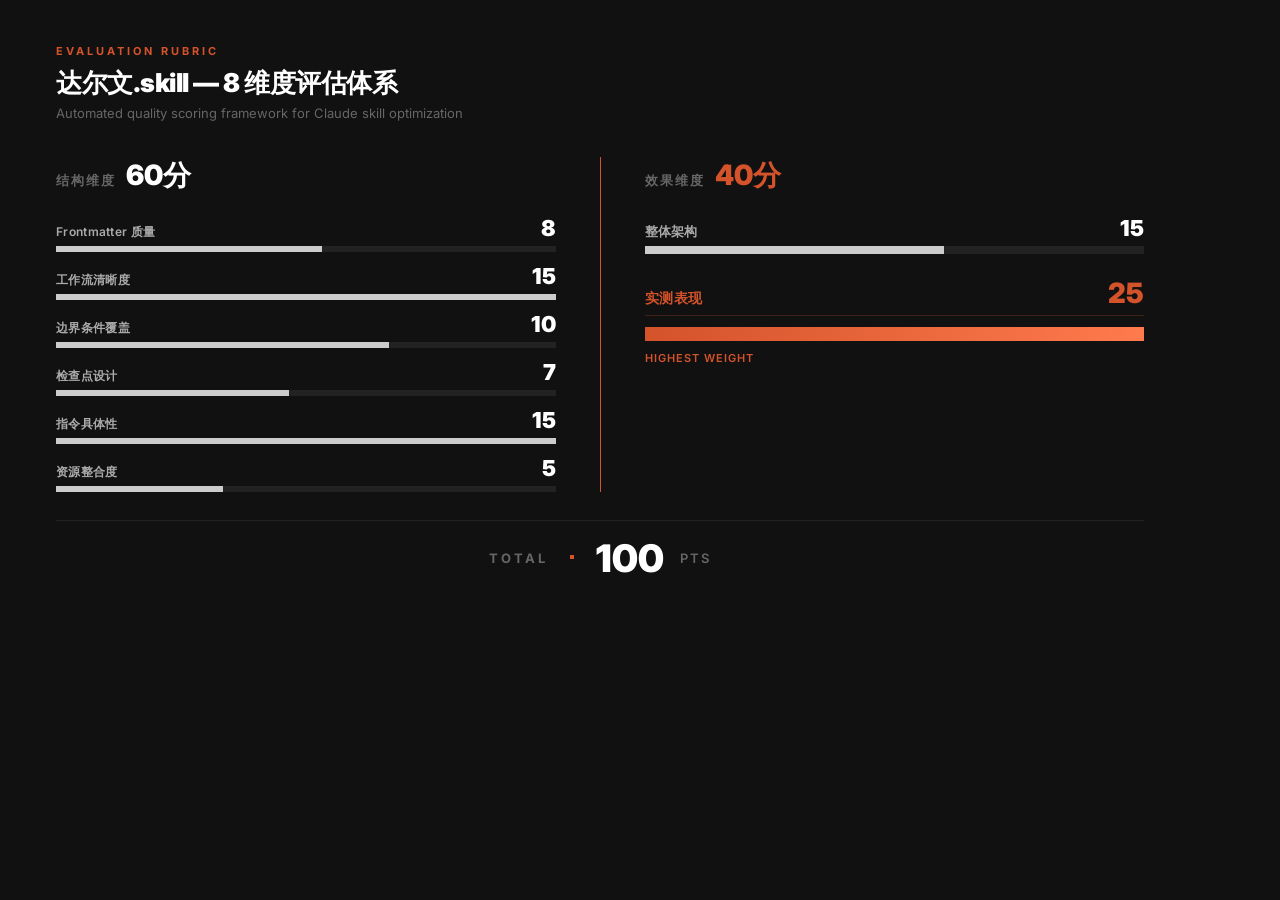
<file: darwin-skill/assets/chart-rubric.html>
<!DOCTYPE html>
<html lang="en">
<head>
<meta charset="UTF-8">
<meta name="viewport" content="width=1200">
<link href="https://fonts.googleapis.com/css2?family=Inter:wght@400;600;700;900&display=swap" rel="stylesheet">
<style>
  * { margin: 0; padding: 0; box-sizing: border-box; }

  body {
    width: 1200px;
    height: 600px;
    overflow: hidden;
    background: #111111;
    font-family: 'Inter', system-ui, -apple-system, sans-serif;
    color: #FFFFFF;
  }

  .container {
    width: 1200px;
    height: 600px;
    display: flex;
    flex-direction: column;
    padding: 44px 56px 36px 56px;
    position: relative;
  }

  /* Header */
  .header {
    display: flex;
    align-items: flex-start;
    justify-content: space-between;
    margin-bottom: 36px;
  }

  .rubric-label {
    color: #D4532B;
    font-size: 11px;
    font-weight: 700;
    letter-spacing: 3px;
    text-transform: uppercase;
  }

  .title {
    font-size: 26px;
    font-weight: 900;
    color: #FFFFFF;
    margin-top: 8px;
    letter-spacing: -0.5px;
  }

  .subtitle {
    font-size: 13px;
    color: #666666;
    margin-top: 4px;
    font-weight: 400;
  }

  /* Main content: two columns + divider */
  .main {
    flex: 1;
    display: flex;
    gap: 0;
    align-items: stretch;
  }

  /* Left panel */
  .panel {
    flex: 1;
    display: flex;
    flex-direction: column;
  }

  .panel-header {
    display: flex;
    align-items: baseline;
    gap: 10px;
    margin-bottom: 22px;
  }

  .panel-title {
    font-size: 13px;
    font-weight: 700;
    color: #666666;
    text-transform: uppercase;
    letter-spacing: 2px;
  }

  .panel-score {
    font-size: 28px;
    font-weight: 900;
    color: #FFFFFF;
  }

  .panel-score.orange {
    color: #D4532B;
  }

  /* Divider */
  .divider {
    width: 1px;
    background: #D4532B;
    margin: 0 44px;
    flex-shrink: 0;
  }

  /* Bar items */
  .bar-list {
    display: flex;
    flex-direction: column;
    gap: 13px;
    flex: 1;
  }

  .bar-item {
    display: flex;
    flex-direction: column;
    gap: 5px;
  }

  .bar-meta {
    display: flex;
    align-items: baseline;
    justify-content: space-between;
  }

  .bar-label {
    font-size: 12px;
    font-weight: 600;
    color: #AAAAAA;
    letter-spacing: 0.3px;
  }

  .bar-weight {
    font-size: 22px;
    font-weight: 900;
    color: #FFFFFF;
    line-height: 1;
  }

  .bar-weight.orange {
    color: #D4532B;
    font-size: 28px;
  }

  .bar-track {
    width: 100%;
    height: 6px;
    background: #222222;
    position: relative;
  }

  .bar-fill {
    height: 100%;
    background: #CCCCCC;
    transition: none;
  }

  .bar-fill.orange {
    background: linear-gradient(90deg, #D4532B 0%, #FF7A4D 100%);
  }

  /* Right panel: larger items */
  .bar-item.large .bar-label {
    font-size: 13px;
    color: #AAAAAA;
  }

  .bar-item.large .bar-track {
    height: 8px;
  }

  /* Bottom total */
  .bottom {
    margin-top: 28px;
    display: flex;
    align-items: center;
    justify-content: center;
    gap: 16px;
    border-top: 1px solid #222222;
    padding-top: 18px;
  }

  .total-label {
    font-size: 13px;
    font-weight: 700;
    color: #666666;
    letter-spacing: 3px;
    text-transform: uppercase;
  }

  .total-score {
    font-size: 38px;
    font-weight: 900;
    color: #FFFFFF;
    line-height: 1;
  }

  .total-unit {
    font-size: 13px;
    color: #666666;
    font-weight: 600;
    letter-spacing: 2px;
  }

  .dot {
    width: 4px;
    height: 4px;
    background: #D4532B;
    display: inline-block;
    margin: 0 6px 2px 6px;
    vertical-align: middle;
  }
</style>
</head>
<body>
<div class="container">

  <!-- Header -->
  <div class="header">
    <div>
      <div class="rubric-label">EVALUATION RUBRIC</div>
      <div class="title">达尔文.skill — 8 维度评估体系</div>
      <div class="subtitle">Automated quality scoring framework for Claude skill optimization</div>
    </div>
  </div>

  <!-- Main -->
  <div class="main">

    <!-- Left: Structure -->
    <div class="panel">
      <div class="panel-header">
        <div class="panel-title">结构维度</div>
        <div class="panel-score">60分</div>
      </div>
      <div class="bar-list">

        <div class="bar-item">
          <div class="bar-meta">
            <span class="bar-label">Frontmatter 质量</span>
            <span class="bar-weight">8</span>
          </div>
          <div class="bar-track">
            <div class="bar-fill" style="width: calc(8/15*100%)"></div>
          </div>
        </div>

        <div class="bar-item">
          <div class="bar-meta">
            <span class="bar-label">工作流清晰度</span>
            <span class="bar-weight">15</span>
          </div>
          <div class="bar-track">
            <div class="bar-fill" style="width: 100%"></div>
          </div>
        </div>

        <div class="bar-item">
          <div class="bar-meta">
            <span class="bar-label">边界条件覆盖</span>
            <span class="bar-weight">10</span>
          </div>
          <div class="bar-track">
            <div class="bar-fill" style="width: calc(10/15*100%)"></div>
          </div>
        </div>

        <div class="bar-item">
          <div class="bar-meta">
            <span class="bar-label">检查点设计</span>
            <span class="bar-weight">7</span>
          </div>
          <div class="bar-track">
            <div class="bar-fill" style="width: calc(7/15*100%)"></div>
          </div>
        </div>

        <div class="bar-item">
          <div class="bar-meta">
            <span class="bar-label">指令具体性</span>
            <span class="bar-weight">15</span>
          </div>
          <div class="bar-track">
            <div class="bar-fill" style="width: 100%"></div>
          </div>
        </div>

        <div class="bar-item">
          <div class="bar-meta">
            <span class="bar-label">资源整合度</span>
            <span class="bar-weight">5</span>
          </div>
          <div class="bar-track">
            <div class="bar-fill" style="width: calc(5/15*100%)"></div>
          </div>
        </div>

      </div>
    </div>

    <!-- Vertical divider -->
    <div class="divider"></div>

    <!-- Right: Effect -->
    <div class="panel">
      <div class="panel-header">
        <div class="panel-title">效果维度</div>
        <div class="panel-score orange">40分</div>
      </div>
      <div class="bar-list">

        <div class="bar-item large">
          <div class="bar-meta">
            <span class="bar-label">整体架构</span>
            <span class="bar-weight">15</span>
          </div>
          <div class="bar-track">
            <div class="bar-fill" style="width: calc(15/25*100%)"></div>
          </div>
        </div>

        <div class="bar-item large" style="margin-top: 12px;">
          <div class="bar-meta" style="margin-bottom: 2px;">
            <span class="bar-label" style="color:#D4532B; font-size:14px; font-weight:700; letter-spacing:0.5px;">实测表现</span>
            <span class="bar-weight orange">25</span>
          </div>
          <!-- Accent line above bar -->
          <div style="width:100%; height:1px; background:#D4532B; opacity:0.25; margin-bottom:6px;"></div>
          <div class="bar-track" style="height:14px; background:#1A0E0A;">
            <div class="bar-fill orange" style="width:100%; height:100%;"></div>
          </div>
          <div style="font-size:11px; color:#D4532B; margin-top:5px; font-weight:600; letter-spacing:1px;">HIGHEST WEIGHT</div>
        </div>

      </div>
    </div>

  </div>

  <!-- Bottom total -->
  <div class="bottom">
    <span class="total-label">TOTAL</span>
    <span class="dot"></span>
    <span class="total-score">100</span>
    <span class="total-unit">PTS</span>
  </div>

</div>
</body>
</html>
</file>
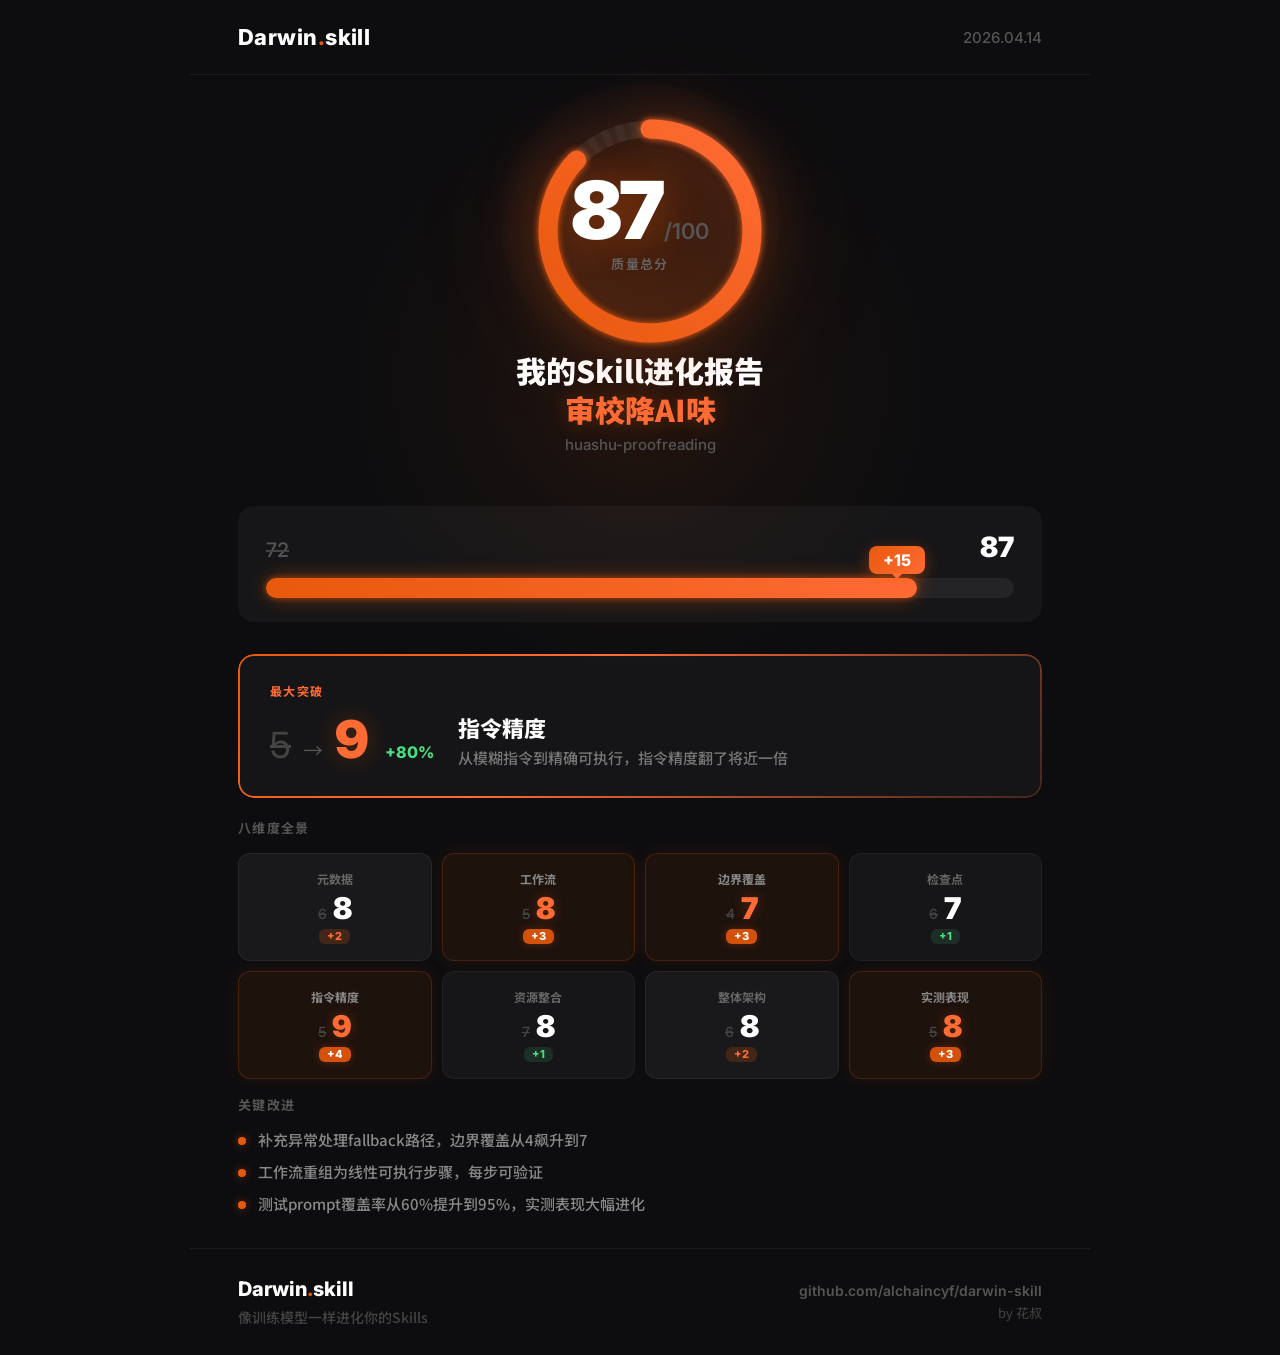
<file: darwin-skill/templates/result-card-dark.html>
<!DOCTYPE html>
<html lang="zh-CN">
<head>
<meta charset="UTF-8">
<meta name="viewport" content="width=device-width, initial-scale=1.0">
<title>Darwin Skill - 暗夜成就</title>
<link rel="preconnect" href="https://fonts.googleapis.com">
<link rel="preconnect" href="https://fonts.gstatic.com" crossorigin>
<link href="https://fonts.googleapis.com/css2?family=Inter:wght@400;500;600;700;800;900&family=Noto+Sans+SC:wght@400;500;700;900&display=swap" rel="stylesheet">
<style>
  *, *::before, *::after { margin: 0; padding: 0; box-sizing: border-box; }

  body {
    display: flex;
    justify-content: center;
    align-items: flex-start;
    min-height: 100vh;
    background: #0D0D0F;
    font-family: 'Noto Sans SC', 'Inter', sans-serif;
    padding: 0;
  }

  .card {
    width: 900px;
    min-height: 600px;
    position: relative;
    display: flex;
    flex-direction: column;
    background: #0D0D0F;
    color: #FFFFFF;
    overflow: hidden;
  }

  /* ===== 全局光效底层 ===== */
  .card::before {
    content: '';
    position: absolute;
    top: 80px;
    left: 50%;
    transform: translateX(-50%);
    width: 600px;
    height: 600px;
    background: radial-gradient(circle, rgba(232,89,12,0.12) 0%, rgba(232,89,12,0.04) 35%, transparent 70%);
    pointer-events: none;
    z-index: 0;
  }
  .card > * {
    position: relative;
    z-index: 1;
  }

  /* ===== 1. 顶部品牌条 ===== */
  .brand-bar {
    padding: 24px 48px;
    display: flex;
    justify-content: space-between;
    align-items: center;
    border-bottom: 1px solid rgba(255,255,255,0.06);
  }
  .brand-name {
    font-size: 22px;
    font-weight: 800;
    color: #fff;
    letter-spacing: 0.02em;
    font-family: 'Inter', 'Noto Sans SC', sans-serif;
  }
  .brand-name .dot { color: #E8590C; }
  .brand-date {
    font-size: 15px;
    font-weight: 500;
    color: #555;
    font-family: 'Inter', sans-serif;
  }

  /* ===== 2. 成就徽章区（视觉焦点） ===== */
  .achievement-section {
    padding: 36px 48px 24px;
    display: flex;
    flex-direction: column;
    align-items: center;
    text-align: center;
    position: relative;
  }

  /* 徽章容器 */
  .badge-container {
    position: relative;
    width: 220px;
    height: 220px;
    margin-bottom: 20px;
  }

  /* 外圈光晕 */
  .badge-container::before {
    content: '';
    position: absolute;
    top: -30px;
    left: -30px;
    right: -30px;
    bottom: -30px;
    border-radius: 50%;
    background: radial-gradient(circle, rgba(232,89,12,0.25) 0%, rgba(255,107,53,0.08) 50%, transparent 75%);
    pointer-events: none;
  }

  .badge-svg {
    width: 240px;
    height: 240px;
    filter: drop-shadow(0 0 30px rgba(232,89,12,0.35)) drop-shadow(0 0 60px rgba(232,89,12,0.15));
  }

  .badge-ring-bg {
    fill: none;
    stroke: rgba(255,255,255,0.06);
    stroke-width: 14;
  }
  .badge-ring-glow {
    fill: none;
    stroke: url(#darkOrangeGradient);
    stroke-width: 16;
    stroke-linecap: round;
    /* 周长 = 2 * PI * 85 ≈ 534, 87% → dashoffset = 534 * 0.13 ≈ 69 */
    stroke-dasharray: 534;
    stroke-dashoffset: 69;
    transform: rotate(-90deg);
    transform-origin: center;
  }
  .badge-ring-track {
    fill: none;
    stroke: rgba(255,255,255,0.03);
    stroke-width: 14;
    stroke-dasharray: 6 6;
  }

  .badge-center {
    position: absolute;
    top: 50%;
    left: 50%;
    transform: translate(-50%, -50%);
    text-align: center;
  }
  .badge-score {
    font-size: 80px;
    font-weight: 900;
    color: #FFFFFF;
    line-height: 1;
    font-family: 'Inter', sans-serif;
    letter-spacing: -0.04em;
    text-shadow: 0 0 40px rgba(232,89,12,0.4);
  }
  .badge-max {
    font-size: 22px;
    font-weight: 600;
    color: #555;
    font-family: 'Inter', sans-serif;
    margin-left: 2px;
  }
  .badge-label {
    font-size: 13px;
    font-weight: 600;
    color: #666;
    margin-top: 4px;
    letter-spacing: 0.1em;
  }

  .achievement-title {
    font-size: 30px;
    font-weight: 900;
    line-height: 1.3;
    color: #FFFFFF;
    margin-bottom: 6px;
  }
  .achievement-skill {
    color: #FF6B35;
    text-shadow: 0 0 20px rgba(232,89,12,0.3);
  }
  .achievement-subtitle {
    font-size: 15px;
    color: #555;
    font-weight: 500;
    font-family: 'Inter', sans-serif;
  }

  /* ===== 3. 经验条区 ===== */
  .xp-section {
    padding: 28px 48px 32px;
  }
  .xp-bar-wrapper {
    background: rgba(255,255,255,0.04);
    border-radius: 16px;
    padding: 24px 28px;
  }
  .xp-labels {
    display: flex;
    justify-content: space-between;
    align-items: baseline;
    margin-bottom: 14px;
  }
  .xp-old {
    font-size: 20px;
    font-weight: 500;
    color: #555;
    font-family: 'Inter', sans-serif;
    text-decoration: line-through;
    text-decoration-color: #444;
  }
  .xp-new {
    font-size: 28px;
    font-weight: 900;
    color: #FFFFFF;
    font-family: 'Inter', sans-serif;
  }
  .xp-track {
    position: relative;
    width: 100%;
    height: 20px;
    background: rgba(255,255,255,0.06);
    border-radius: 10px;
    overflow: visible;
  }
  .xp-fill {
    height: 100%;
    width: 87%;
    background: linear-gradient(90deg, #E8590C 0%, #FF6B35 100%);
    border-radius: 10px;
    box-shadow: 0 0 20px rgba(232,89,12,0.4), 0 0 6px rgba(232,89,12,0.6);
    position: relative;
  }
  .xp-delta-badge {
    position: absolute;
    top: -32px;
    right: -8px;
    background: linear-gradient(135deg, #E8590C, #FF6B35);
    color: #fff;
    font-size: 16px;
    font-weight: 800;
    font-family: 'Inter', sans-serif;
    padding: 4px 14px;
    border-radius: 8px;
    box-shadow: 0 4px 16px rgba(232,89,12,0.4);
    white-space: nowrap;
  }
  .xp-delta-badge::after {
    content: '';
    position: absolute;
    bottom: -5px;
    left: 50%;
    transform: translateX(-50%);
    width: 0;
    height: 0;
    border-left: 6px solid transparent;
    border-right: 6px solid transparent;
    border-top: 6px solid #FF6B35;
  }

  /* ===== 4. 最大突破卡片 ===== */
  .breakthrough-section {
    padding: 0 48px 20px;
  }
  .breakthrough-card {
    position: relative;
    border-radius: 16px;
    padding: 28px 32px;
    background: rgba(255,255,255,0.03);
    overflow: hidden;
  }
  /* 渐变边框效果 */
  .breakthrough-card::before {
    content: '';
    position: absolute;
    inset: 0;
    border-radius: 16px;
    padding: 2px;
    background: linear-gradient(135deg, #E8590C 0%, #FF6B35 40%, rgba(255,107,53,0.2) 100%);
    -webkit-mask: linear-gradient(#fff 0 0) content-box, linear-gradient(#fff 0 0);
    -webkit-mask-composite: xor;
    mask-composite: exclude;
    pointer-events: none;
  }
  .breakthrough-label {
    font-size: 12px;
    font-weight: 700;
    letter-spacing: 0.12em;
    color: #FF6B35;
    margin-bottom: 12px;
    text-transform: uppercase;
  }
  .breakthrough-content {
    display: flex;
    align-items: center;
    gap: 24px;
  }
  .breakthrough-scores {
    display: flex;
    align-items: baseline;
    gap: 12px;
    flex-shrink: 0;
  }
  .bt-from {
    font-size: 36px;
    font-weight: 400;
    color: #444;
    font-family: 'Inter', sans-serif;
    text-decoration: line-through;
    text-decoration-color: #444;
  }
  .bt-arrow {
    font-size: 20px;
    color: #555;
  }
  .bt-to {
    font-size: 52px;
    font-weight: 900;
    font-family: 'Inter', sans-serif;
    color: #FF6B35;
    line-height: 1;
    text-shadow: 0 0 24px rgba(232,89,12,0.3);
  }
  .bt-pct {
    font-size: 16px;
    font-weight: 800;
    font-family: 'Inter', sans-serif;
    color: #4ADE80;
    margin-left: 4px;
  }
  .breakthrough-text {
    flex: 1;
  }
  .bt-dim-name {
    font-size: 22px;
    font-weight: 800;
    color: #fff;
    margin-bottom: 4px;
  }
  .bt-story {
    font-size: 15px;
    font-weight: 500;
    color: #777;
    line-height: 1.5;
  }

  /* ===== 5. 维度网格 2x4 ===== */
  .dims-section {
    padding: 0 48px 16px;
  }
  .dims-header {
    font-size: 13px;
    font-weight: 700;
    color: #555;
    letter-spacing: 0.1em;
    margin-bottom: 16px;
    text-transform: uppercase;
  }
  .dims-grid {
    display: grid;
    grid-template-columns: repeat(4, 1fr);
    gap: 10px;
  }
  .dim-cell {
    background: rgba(255,255,255,0.04);
    border-radius: 12px;
    padding: 16px 12px;
    display: flex;
    flex-direction: column;
    align-items: center;
    gap: 6px;
    position: relative;
    border: 1px solid rgba(255,255,255,0.04);
  }
  .dim-cell.hot {
    background: rgba(232,89,12,0.08);
    border: 1px solid rgba(232,89,12,0.2);
    box-shadow: 0 0 20px rgba(232,89,12,0.1);
  }
  .dim-cell.warm {
    background: rgba(255,255,255,0.05);
    border: 1px solid rgba(255,255,255,0.06);
  }
  .dim-name {
    font-size: 12px;
    font-weight: 700;
    color: #666;
    text-align: center;
    white-space: nowrap;
  }
  .dim-cell.hot .dim-name {
    color: #888;
  }
  .dim-score-row {
    display: flex;
    align-items: baseline;
    gap: 6px;
  }
  .dim-old-score {
    font-size: 14px;
    font-weight: 500;
    color: #444;
    font-family: 'Inter', sans-serif;
    text-decoration: line-through;
    text-decoration-color: #444;
  }
  .dim-score {
    font-size: 30px;
    font-weight: 900;
    font-family: 'Inter', sans-serif;
    color: #FFFFFF;
    line-height: 1;
  }
  .dim-cell.hot .dim-score {
    color: #FF6B35;
    text-shadow: 0 0 12px rgba(232,89,12,0.3);
  }
  .dim-arrow {
    display: inline-flex;
    align-items: center;
    justify-content: center;
    font-size: 11px;
    font-weight: 800;
    font-family: 'Inter', sans-serif;
    padding: 2px 8px;
    border-radius: 6px;
    line-height: 1;
  }
  .dim-arrow.up-big {
    background: rgba(232,89,12,0.9);
    color: #fff;
    box-shadow: 0 0 8px rgba(232,89,12,0.3);
  }
  .dim-arrow.up-mid {
    background: rgba(232,89,12,0.2);
    color: #FF6B35;
  }
  .dim-arrow.up-small {
    background: rgba(74,222,128,0.12);
    color: #4ADE80;
  }

  /* ===== 6. 改进摘要 ===== */
  .summary-section {
    padding: 0 48px 32px;
  }
  .summary-header {
    font-size: 13px;
    font-weight: 700;
    color: #555;
    letter-spacing: 0.1em;
    margin-bottom: 14px;
    text-transform: uppercase;
  }
  .summary-items {
    display: flex;
    flex-direction: column;
    gap: 8px;
  }
  .summary-item {
    font-size: 15px;
    font-weight: 500;
    color: #888;
    line-height: 1.6;
    padding-left: 20px;
    position: relative;
  }
  .summary-item::before {
    content: '';
    position: absolute;
    left: 0;
    top: 9px;
    width: 8px;
    height: 8px;
    background: #E8590C;
    border-radius: 50%;
    box-shadow: 0 0 8px rgba(232,89,12,0.5);
  }

  /* ===== 7. 底部品牌条 ===== */
  .footer {
    margin-top: auto;
    padding: 28px 48px;
    display: flex;
    justify-content: space-between;
    align-items: center;
    border-top: 1px solid rgba(255,255,255,0.06);
  }
  .footer-left {
    display: flex;
    flex-direction: column;
    gap: 6px;
  }
  .footer-brand {
    font-size: 20px;
    font-weight: 800;
    color: #fff;
    font-family: 'Inter', 'Noto Sans SC', sans-serif;
  }
  .footer-brand .dot { color: #E8590C; }
  .footer-slogan {
    font-size: 14px;
    color: #444;
    font-weight: 500;
  }
  .footer-right {
    text-align: right;
    display: flex;
    flex-direction: column;
    gap: 4px;
  }
  .footer-url {
    font-size: 14px;
    color: #555;
    font-family: 'Inter', monospace;
    font-weight: 600;
  }
  .footer-by {
    font-size: 13px;
    color: #444;
  }
</style>
</head>
<body>

<div class="card">

  <!-- 1. 顶部品牌条 -->
  <div class="brand-bar">
    <div class="brand-name">Darwin<span class="dot">.</span>skill</div>
    <div class="brand-date" data-field="date">2026.04.14</div>
  </div>

  <!-- 2. 成就徽章区 -->
  <div class="achievement-section">
    <div class="badge-container">
      <svg class="badge-svg" viewBox="0 0 200 200">
        <defs>
          <linearGradient id="darkOrangeGradient" x1="0%" y1="0%" x2="100%" y2="100%">
            <stop offset="0%" stop-color="#E8590C"/>
            <stop offset="100%" stop-color="#FF6B35"/>
          </linearGradient>
          <filter id="glow">
            <feGaussianBlur stdDeviation="3" result="coloredBlur"/>
            <feMerge>
              <feMergeNode in="coloredBlur"/>
              <feMergeNode in="SourceGraphic"/>
            </feMerge>
          </filter>
        </defs>
        <!-- 底层虚线轨道 -->
        <circle cx="100" cy="100" r="85" class="badge-ring-track"/>
        <!-- 背景环 -->
        <circle cx="100" cy="100" r="85" class="badge-ring-bg"/>
        <!-- 发光进度环 -->
        <circle cx="100" cy="100" r="85" class="badge-ring-glow" filter="url(#glow)"/>
      </svg>
      <div class="badge-center">
        <div>
          <span class="badge-score" data-field="score-after">87</span><span class="badge-max">/100</span>
        </div>
        <div class="badge-label">质量总分</div>
      </div>
    </div>

    <div class="achievement-title">
      我的Skill进化报告<br>
      <span class="achievement-skill" data-field="skill-name">审校降AI味</span>
    </div>
    <div class="achievement-subtitle" data-field="skill-id">huashu-proofreading</div>
  </div>

  <!-- 3. 经验条 -->
  <div class="xp-section">
    <div class="xp-bar-wrapper">
      <div class="xp-labels">
        <span class="xp-old" data-field="score-before">72</span>
        <span class="xp-new" data-field="score-after-2">87</span>
      </div>
      <div class="xp-track">
        <div class="xp-fill">
          <div class="xp-delta-badge" data-field="score-delta">+15</div>
        </div>
      </div>
    </div>
  </div>

  <!-- 4. 最大突破 -->
  <div class="breakthrough-section">
    <div class="breakthrough-card">
      <div class="breakthrough-label">最大突破</div>
      <div class="breakthrough-content">
        <div class="breakthrough-scores">
          <span class="bt-from" data-field="top1-from">5</span>
          <span class="bt-arrow">&rarr;</span>
          <span class="bt-to" data-field="top1-to">9</span>
          <span class="bt-pct" data-field="top1-pct">+80%</span>
        </div>
        <div class="breakthrough-text">
          <div class="bt-dim-name" data-field="top1-name">指令精度</div>
          <div class="bt-story" data-field="top1-story">从模糊指令到精确可执行，指令精度翻了将近一倍</div>
        </div>
      </div>
    </div>
  </div>

  <!-- 5. 八维度网格 -->
  <div class="dims-section">
    <div class="dims-header">八维度全景</div>
    <div class="dims-grid">
      <div class="dim-cell warm">
        <div class="dim-name">元数据</div>
        <div class="dim-score-row">
          <span class="dim-old-score">6</span>
          <span class="dim-score">8</span>
        </div>
        <span class="dim-arrow up-mid">+2</span>
      </div>
      <div class="dim-cell hot">
        <div class="dim-name">工作流</div>
        <div class="dim-score-row">
          <span class="dim-old-score">5</span>
          <span class="dim-score">8</span>
        </div>
        <span class="dim-arrow up-big">+3</span>
      </div>
      <div class="dim-cell hot">
        <div class="dim-name">边界覆盖</div>
        <div class="dim-score-row">
          <span class="dim-old-score">4</span>
          <span class="dim-score">7</span>
        </div>
        <span class="dim-arrow up-big">+3</span>
      </div>
      <div class="dim-cell">
        <div class="dim-name">检查点</div>
        <div class="dim-score-row">
          <span class="dim-old-score">6</span>
          <span class="dim-score">7</span>
        </div>
        <span class="dim-arrow up-small">+1</span>
      </div>
      <div class="dim-cell hot">
        <div class="dim-name">指令精度</div>
        <div class="dim-score-row">
          <span class="dim-old-score">5</span>
          <span class="dim-score">9</span>
        </div>
        <span class="dim-arrow up-big">+4</span>
      </div>
      <div class="dim-cell">
        <div class="dim-name">资源整合</div>
        <div class="dim-score-row">
          <span class="dim-old-score">7</span>
          <span class="dim-score">8</span>
        </div>
        <span class="dim-arrow up-small">+1</span>
      </div>
      <div class="dim-cell warm">
        <div class="dim-name">整体架构</div>
        <div class="dim-score-row">
          <span class="dim-old-score">6</span>
          <span class="dim-score">8</span>
        </div>
        <span class="dim-arrow up-mid">+2</span>
      </div>
      <div class="dim-cell hot">
        <div class="dim-name">实测表现</div>
        <div class="dim-score-row">
          <span class="dim-old-score">5</span>
          <span class="dim-score">8</span>
        </div>
        <span class="dim-arrow up-big">+3</span>
      </div>
    </div>
  </div>

  <!-- 6. 改进摘要 -->
  <div class="summary-section">
    <div class="summary-header">关键改进</div>
    <div class="summary-items">
      <div class="summary-item" data-field="improve-1">补充异常处理fallback路径，边界覆盖从4飙升到7</div>
      <div class="summary-item" data-field="improve-2">工作流重组为线性可执行步骤，每步可验证</div>
      <div class="summary-item" data-field="improve-3">测试prompt覆盖率从60%提升到95%，实测表现大幅进化</div>
    </div>
  </div>

  <!-- 7. 底部品牌条 -->
  <div class="footer">
    <div class="footer-left">
      <div class="footer-brand">Darwin<span class="dot">.</span>skill</div>
      <div class="footer-slogan">像训练模型一样进化你的Skills</div>
    </div>
    <div class="footer-right">
      <div class="footer-url">github.com/alchaincyf/darwin-skill</div>
      <div class="footer-by">by 花叔</div>
    </div>
  </div>

</div>

</body>
</html>
</file>
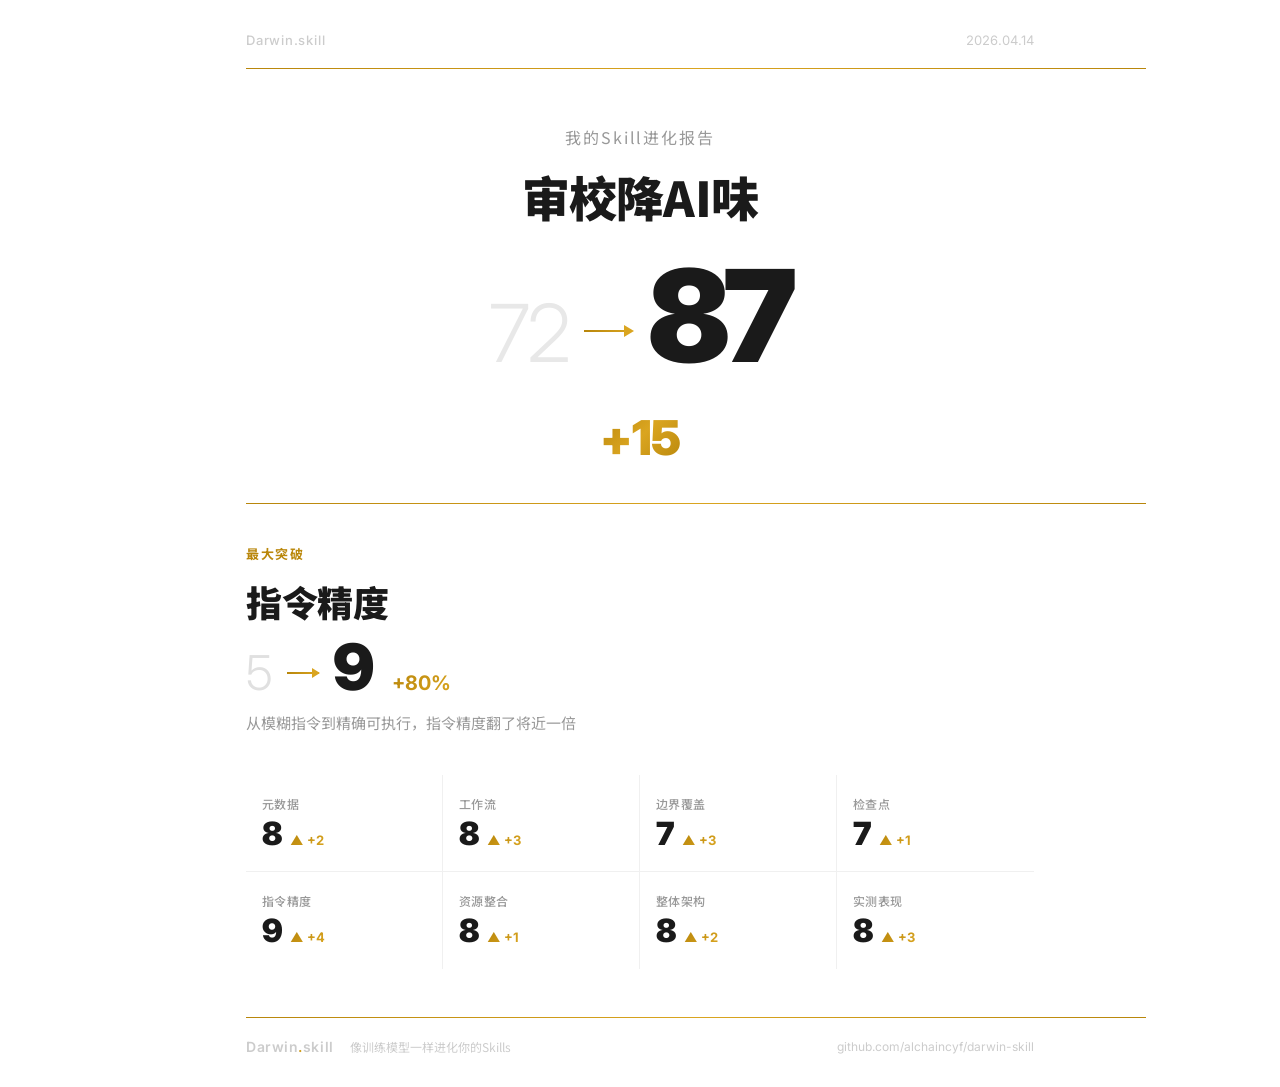
<file: darwin-skill/templates/result-card-white.html>
<!DOCTYPE html>
<html lang="zh-CN">
<head>
<meta charset="UTF-8">
<meta name="viewport" content="width=device-width, initial-scale=1.0">
<title>Darwin Skill - 我的Skill进化报告（白金版）</title>
<link rel="preconnect" href="https://fonts.googleapis.com">
<link rel="preconnect" href="https://fonts.gstatic.com" crossorigin>
<link href="https://fonts.googleapis.com/css2?family=Inter:wght@300;400;500;600;700;800;900&family=Noto+Sans+SC:wght@300;400;500;700;900&display=swap" rel="stylesheet">
<style>
  *, *::before, *::after { margin: 0; padding: 0; box-sizing: border-box; }

  body {
    display: flex;
    justify-content: center;
    align-items: flex-start;
    min-height: 100vh;
    background: #FFFFFF;
    font-family: 'Noto Sans SC', 'Inter', sans-serif;
    padding: 0;
  }

  .card {
    width: 900px;
    min-height: 600px;
    display: flex;
    flex-direction: column;
    background: #FFFFFF;
    color: #1A1A1A;
  }

  /* ===== 金色渐变工具 ===== */
  .gold-text {
    background: linear-gradient(135deg, #B8860B, #DAA520, #B8860B);
    -webkit-background-clip: text;
    -webkit-text-fill-color: transparent;
    background-clip: text;
  }
  .gold-line {
    height: 1px;
    background: linear-gradient(90deg, #B8860B, #DAA520, #B8860B);
    width: 100%;
  }

  /* ===== 1. 顶部极简品牌 ===== */
  .top-bar {
    padding: 32px 56px 0;
    display: flex;
    justify-content: space-between;
    align-items: center;
  }
  .top-brand {
    font-size: 13px;
    font-weight: 500;
    color: #CCCCCC;
    font-family: 'Inter', sans-serif;
    letter-spacing: 0.06em;
  }
  .top-date {
    font-size: 13px;
    font-weight: 400;
    color: #CCCCCC;
    font-family: 'Inter', sans-serif;
  }
  .top-line {
    margin: 20px 56px 0;
  }

  /* ===== 2. 核心成就区 ===== */
  .hero {
    padding: 56px 56px 0;
    text-align: center;
    display: flex;
    flex-direction: column;
    align-items: center;
    gap: 20px;
  }
  .hero-subtitle {
    font-size: 16px;
    font-weight: 400;
    color: #999999;
    letter-spacing: 0.12em;
  }
  .hero-skill-name {
    font-size: 48px;
    font-weight: 900;
    color: #1A1A1A;
    line-height: 1.15;
    letter-spacing: -0.02em;
  }

  /* 超大分数显示 */
  .score-display {
    display: flex;
    align-items: baseline;
    justify-content: center;
    gap: 16px;
    margin-top: 8px;
  }
  .score-from {
    font-size: 80px;
    font-weight: 300;
    font-family: 'Inter', sans-serif;
    color: #E8E8E8;
    line-height: 1;
    letter-spacing: -0.04em;
  }
  .score-arrow {
    display: inline-block;
    width: 48px;
    height: 2px;
    background: linear-gradient(90deg, #B8860B, #DAA520);
    position: relative;
    top: -30px;
  }
  .score-arrow::after {
    content: '';
    position: absolute;
    right: -2px;
    top: -5px;
    width: 0;
    height: 0;
    border-left: 10px solid #DAA520;
    border-top: 6px solid transparent;
    border-bottom: 6px solid transparent;
  }
  .score-to {
    font-size: 128px;
    font-weight: 900;
    font-family: 'Inter', sans-serif;
    color: #1A1A1A;
    line-height: 1;
    letter-spacing: -0.05em;
  }

  .delta-display {
    display: inline-block;
    font-size: 48px;
    font-weight: 900;
    font-family: 'Inter', sans-serif;
    letter-spacing: -0.02em;
    background: linear-gradient(135deg, #B8860B, #DAA520, #B8860B);
    -webkit-background-clip: text;
    -webkit-text-fill-color: transparent;
    background-clip: text;
    margin-top: 8px;
  }

  /* ===== 3. 金色分割线 ===== */
  .divider {
    margin: 36px 56px 0;
  }

  /* ===== 4. 最大突破区 ===== */
  .breakthrough {
    padding: 40px 56px 0;
    text-align: left;
  }
  .breakthrough-label {
    font-size: 13px;
    font-weight: 700;
    letter-spacing: 0.12em;
    margin-bottom: 12px;
    background: linear-gradient(135deg, #B8860B, #DAA520);
    -webkit-background-clip: text;
    -webkit-text-fill-color: transparent;
    background-clip: text;
  }
  .breakthrough-dim {
    font-size: 36px;
    font-weight: 900;
    color: #1A1A1A;
    margin-bottom: 8px;
    letter-spacing: -0.01em;
  }
  .breakthrough-score-row {
    display: flex;
    align-items: baseline;
    gap: 14px;
    margin-bottom: 12px;
  }
  .breakthrough-from {
    font-size: 48px;
    font-weight: 300;
    font-family: 'Inter', sans-serif;
    color: #E0E0E0;
    line-height: 1;
  }
  .breakthrough-mini-arrow {
    display: inline-block;
    width: 32px;
    height: 2px;
    background: linear-gradient(90deg, #B8860B, #DAA520);
    position: relative;
    top: -16px;
  }
  .breakthrough-mini-arrow::after {
    content: '';
    position: absolute;
    right: -1px;
    top: -4px;
    width: 0;
    height: 0;
    border-left: 8px solid #DAA520;
    border-top: 5px solid transparent;
    border-bottom: 5px solid transparent;
  }
  .breakthrough-to {
    font-size: 64px;
    font-weight: 900;
    font-family: 'Inter', sans-serif;
    color: #1A1A1A;
    line-height: 1;
  }
  .breakthrough-pct {
    font-size: 20px;
    font-weight: 700;
    font-family: 'Inter', sans-serif;
    margin-left: 4px;
    background: linear-gradient(135deg, #B8860B, #DAA520);
    -webkit-background-clip: text;
    -webkit-text-fill-color: transparent;
    background-clip: text;
  }
  .breakthrough-story {
    font-size: 15px;
    font-weight: 400;
    color: #999999;
    line-height: 1.6;
    margin-top: 4px;
  }

  /* ===== 5. 维度网格 ===== */
  .dims {
    padding: 40px 56px 0;
    text-align: left;
  }
  .dims-grid {
    display: grid;
    grid-template-columns: repeat(4, 1fr);
    gap: 0;
  }
  .dim-cell {
    padding: 20px 16px;
    border-bottom: 1px solid #F0F0F0;
    display: flex;
    flex-direction: column;
    gap: 4px;
  }
  /* 右边框：每行前3个有 */
  .dim-cell:nth-child(4n+1),
  .dim-cell:nth-child(4n+2),
  .dim-cell:nth-child(4n+3) {
    border-right: 1px solid #F0F0F0;
  }
  /* 最后一行去掉底边框 */
  .dim-cell:nth-child(n+5) {
    border-bottom: none;
  }
  .dim-name {
    font-size: 12px;
    font-weight: 500;
    color: #999999;
    letter-spacing: 0.04em;
  }
  .dim-score-row {
    display: flex;
    align-items: baseline;
    gap: 8px;
  }
  .dim-score {
    font-size: 32px;
    font-weight: 900;
    font-family: 'Inter', sans-serif;
    color: #1A1A1A;
    line-height: 1.1;
    letter-spacing: -0.03em;
  }
  .dim-delta {
    font-size: 13px;
    font-weight: 700;
    font-family: 'Inter', sans-serif;
    background: linear-gradient(135deg, #B8860B, #DAA520);
    -webkit-background-clip: text;
    -webkit-text-fill-color: transparent;
    background-clip: text;
  }

  /* ===== 6. 底部 ===== */
  .footer-line {
    margin: 48px 56px 0;
  }
  .footer {
    padding: 20px 56px 32px;
    display: flex;
    justify-content: space-between;
    align-items: center;
  }
  .footer-left {
    display: flex;
    align-items: center;
    gap: 16px;
  }
  .footer-brand {
    font-size: 14px;
    font-weight: 600;
    color: #CCCCCC;
    font-family: 'Inter', sans-serif;
    letter-spacing: 0.04em;
  }
  .footer-brand .dot {
    background: linear-gradient(135deg, #B8860B, #DAA520);
    -webkit-background-clip: text;
    -webkit-text-fill-color: transparent;
    background-clip: text;
  }
  .footer-slogan {
    font-size: 12px;
    font-weight: 400;
    color: #CCCCCC;
  }
  .footer-url {
    font-size: 12px;
    font-weight: 400;
    color: #CCCCCC;
    font-family: 'Inter', sans-serif;
  }
</style>
</head>
<body>

<div class="card">

  <!-- 1. 顶部极简品牌 -->
  <div class="top-bar">
    <div class="top-brand">Darwin.skill</div>
    <div class="top-date" data-field="date">2026.04.14</div>
  </div>
  <div class="gold-line top-line"></div>

  <!-- 2. 核心成就区 -->
  <div class="hero">
    <div class="hero-subtitle">我的Skill进化报告</div>
    <div class="hero-skill-name" data-field="skill-name">审校降AI味</div>
    <div class="score-display">
      <span class="score-from" data-field="score-before">72</span>
      <span class="score-arrow"></span>
      <span class="score-to" data-field="score-after">87</span>
    </div>
    <div class="delta-display" data-field="score-delta">+15</div>
  </div>

  <!-- 3. 金色分割线 -->
  <div class="gold-line divider"></div>

  <!-- 4. 最大突破 -->
  <div class="breakthrough">
    <div class="breakthrough-label">最大突破</div>
    <div class="breakthrough-dim" data-field="top1-name">指令精度</div>
    <div class="breakthrough-score-row">
      <span class="breakthrough-from" data-field="top1-from">5</span>
      <span class="breakthrough-mini-arrow"></span>
      <span class="breakthrough-to" data-field="top1-to">9</span>
      <span class="breakthrough-pct" data-field="top1-pct">+80%</span>
    </div>
    <div class="breakthrough-story" data-field="top1-story">从模糊指令到精确可执行，指令精度翻了将近一倍</div>
  </div>

  <!-- 5. 维度网格 -->
  <div class="dims">
    <div class="dims-grid">
      <div class="dim-cell">
        <div class="dim-name">元数据</div>
        <div class="dim-score-row">
          <span class="dim-score">8</span>
          <span class="dim-delta">&#9650; +2</span>
        </div>
      </div>
      <div class="dim-cell">
        <div class="dim-name">工作流</div>
        <div class="dim-score-row">
          <span class="dim-score">8</span>
          <span class="dim-delta">&#9650; +3</span>
        </div>
      </div>
      <div class="dim-cell">
        <div class="dim-name">边界覆盖</div>
        <div class="dim-score-row">
          <span class="dim-score">7</span>
          <span class="dim-delta">&#9650; +3</span>
        </div>
      </div>
      <div class="dim-cell">
        <div class="dim-name">检查点</div>
        <div class="dim-score-row">
          <span class="dim-score">7</span>
          <span class="dim-delta">&#9650; +1</span>
        </div>
      </div>
      <div class="dim-cell">
        <div class="dim-name">指令精度</div>
        <div class="dim-score-row">
          <span class="dim-score">9</span>
          <span class="dim-delta">&#9650; +4</span>
        </div>
      </div>
      <div class="dim-cell">
        <div class="dim-name">资源整合</div>
        <div class="dim-score-row">
          <span class="dim-score">8</span>
          <span class="dim-delta">&#9650; +1</span>
        </div>
      </div>
      <div class="dim-cell">
        <div class="dim-name">整体架构</div>
        <div class="dim-score-row">
          <span class="dim-score">8</span>
          <span class="dim-delta">&#9650; +2</span>
        </div>
      </div>
      <div class="dim-cell">
        <div class="dim-name">实测表现</div>
        <div class="dim-score-row">
          <span class="dim-score">8</span>
          <span class="dim-delta">&#9650; +3</span>
        </div>
      </div>
    </div>
  </div>

  <!-- 6. 底部 -->
  <div class="gold-line footer-line"></div>
  <div class="footer">
    <div class="footer-left">
      <div class="footer-brand">Darwin<span class="dot">.</span>skill</div>
      <div class="footer-slogan">像训练模型一样进化你的Skills</div>
    </div>
    <div class="footer-url">github.com/alchaincyf/darwin-skill</div>
  </div>

</div>

</body>
</html>
</file>
